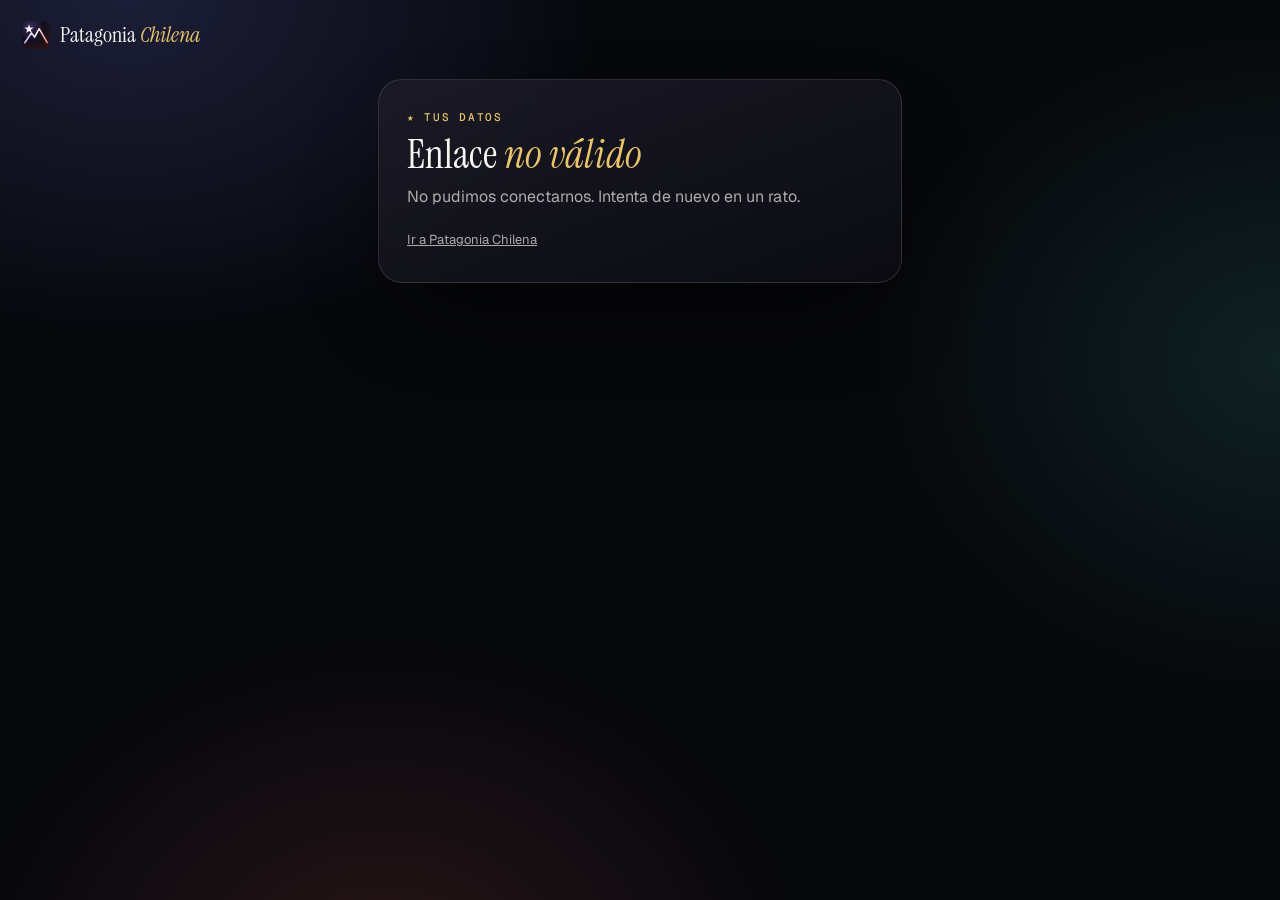
<file: completar.html>
<!doctype html>
<html lang="es-CL">
<head>
<meta charset="utf-8">
<meta name="viewport" content="width=device-width, initial-scale=1">
<meta name="robots" content="noindex, nofollow">
<meta name="referrer" content="no-referrer">
<title>Completar mis datos · Patagonia Chilena</title>
<link rel="icon" href="assets/img/icono.svg" type="image/svg+xml">
<link href="https://fonts.googleapis.com/css2?family=Instrument+Serif:ital@0;1&family=Geist:wght@300..800&family=Geist+Mono:wght@400;500&display=swap" rel="stylesheet">
<style>
  :root{--fondo:#07080c;--hielo:#f8f6f0;--niebla:rgba(248,246,240,.68);--tenue:rgba(248,246,240,.45);--borde:rgba(255,255,255,.12);--oro:#e9c46a;--rojo:#d52b1e;
    --serif:"Instrument Serif",Georgia,serif;--sans:"Geist",system-ui,sans-serif;--mono:"Geist Mono",ui-monospace,monospace}
  *{box-sizing:border-box}
  body{margin:0;min-height:100vh;background:var(--fondo);color:var(--hielo);font:400 16px/1.55 var(--sans);-webkit-font-smoothing:antialiased}
  body::before{content:"";position:fixed;inset:0;pointer-events:none;background:radial-gradient(700px 500px at 10% 0%,rgba(123,134,255,.18),transparent 70%),radial-gradient(600px 500px at 100% 40%,rgba(79,216,198,.12),transparent 70%),radial-gradient(600px 500px at 30% 110%,rgba(255,107,107,.14),transparent 70%)}
  header{position:relative;display:flex;align-items:center;gap:10px;padding:20px 22px}
  header a{display:flex;align-items:center;gap:10px;color:inherit;text-decoration:none;font:400 22px var(--serif)}
  header img{width:28px;height:28px}
  header em{color:var(--oro)}
  main{position:relative;max-width:560px;margin:0 auto;padding:10px 18px 60px}
  .caja{padding:32px 28px;border-radius:24px;background:linear-gradient(160deg,rgba(28,27,40,.9),rgba(12,13,18,.9));border:1px solid var(--borde);box-shadow:0 40px 100px -40px #000;backdrop-filter:blur(10px)}
  .ante{margin:0 0 10px;font:500 11px/1 var(--mono);letter-spacing:.16em;text-transform:uppercase;color:var(--oro)}
  h1{margin:0 0 10px;font:400 40px/1.05 var(--serif)}
  h1 em{color:var(--oro)}
  .intro{margin:0 0 20px;color:var(--niebla)}
  .mensaje{margin:0 0 22px;padding:12px 16px;border-left:3px solid var(--rojo);background:rgba(255,255,255,.04);border-radius:0 12px 12px 0;white-space:pre-line}
  .campo{margin:0 0 18px}
  label,.pregunta{display:block;margin:0 0 8px;font-weight:600;font-size:15px}
  input,select,textarea{width:100%;padding:14px 15px;border-radius:14px;border:1px solid var(--borde);background:rgba(255,255,255,.06);color:inherit;font:400 16px var(--sans);outline:none}
  select option{background:#16151f}
  textarea{resize:vertical;min-height:96px}
  input:focus,select:focus,textarea:focus{border-color:rgba(233,196,106,.7)}
  .opciones{display:flex;flex-wrap:wrap;gap:8px}
  .opciones label{margin:0;font-weight:500;font-size:14.5px;cursor:pointer}
  .opciones input{position:absolute;opacity:0;width:1px;height:1px}
  .opciones span{display:inline-block;padding:10px 14px;border-radius:999px;border:1px solid var(--borde);background:rgba(255,255,255,.04);transition:all .15s}
  .opciones input:checked+span{background:var(--oro);border-color:var(--oro);color:#17130a}
  .opciones input:focus-visible+span{outline:2px solid var(--oro);outline-offset:2px}
  .detalle{margin-top:8px}
  button{width:100%;margin-top:6px;padding:16px 24px;border:0;border-radius:999px;background:var(--rojo);color:#fff;font:700 16px var(--sans);cursor:pointer;box-shadow:0 12px 30px -10px rgba(213,43,30,.7)}
  button:disabled{opacity:.6;cursor:default}
  .err{min-height:1.3em;margin:12px 0 0;color:#ff9d93;font-size:14.5px}
  .pie{margin:18px 0 0;font-size:13px;color:var(--tenue)}
  .pie a{color:var(--niebla)}
  .gracias{text-align:center}
  .gracias .check{width:64px;height:64px;margin:0 auto 14px;border-radius:50%;display:grid;place-items:center;background:rgba(127,224,212,.12);color:#7fe0d4;font-size:30px}
  .gracias a{display:inline-block;margin-top:16px;color:var(--oro)}
</style>
</head>
<body>
<header><a href="./"><img src="assets/img/icono.svg" alt=""><span>Patagonia <em>Chilena</em></span></a></header>
<main>
  <div class="caja" id="caja">
    <p class="ante">★ Tus datos</p>
    <h1 id="titulo">Cargando…</h1>
  </div>
</main>
<script type="module">
import { NOMBRE_REGION } from './assets/js/hemiciclo.js';
const $ = s => document.querySelector(s);
const esc = s => String(s ?? '').replace(/[&<>"']/g, c => ({ '&': '&amp;', '<': '&lt;', '>': '&gt;', '"': '&quot;', "'": '&#39;' }[c]));
const sinTilde = s => String(s ?? '').normalize('NFD').replace(/[̀-ͯ]/g, '').toLowerCase();
const t = new URLSearchParams(location.search).get('t') || '';
const caja = $('#caja');
const fallo = txt => { caja.innerHTML = `<p class="ante">★ Tus datos</p><h1>Enlace <em>no válido</em></h1><p class="intro">${esc(txt)}</p><p class="pie"><a href="./">Ir a Patagonia Chilena</a></p>`; };

let d;
try { d = await (await fetch('api/datos.php?t=' + encodeURIComponent(t), { cache: 'no-store' })).json(); } catch { d = { ok: false, error: 'No pudimos conectarnos. Intenta de nuevo en un rato.' }; }
if (!d.ok) fallo(d.error || 'Este enlace no es válido.');
else if (!d.preguntas.length) { caja.innerHTML = `<p class="ante">★ Tus datos</p><h1>Todo al <em>día</em></h1><p class="intro">Por ahora no tenemos datos pendientes que pedirte, ${esc(d.nombre)}. ¡Gracias por ser parte!</p><p class="pie"><a href="./">Ir a Patagonia Chilena</a></p>`; }
else {
  const comunas = d.preguntas.some(p => p.tipo === 'comuna') ? await fetch('datos/comunas.json').then(r => r.json()) : [];
  const porLabel = new Map(); let comunaActual = '';
  for (const c of comunas) { c.label = `${c.n} · ${NOMBRE_REGION[c.r] || ''}`; porLabel.set(sinTilde(c.label), c.c); if (!porLabel.has(sinTilde(c.n))) porLabel.set(sinTilde(c.n), c.c); if (c.c === d.actual.comuna) comunaActual = c.label; }
  const a = d.actual;
  const campo = p => {
    const v = a[p.clave] ?? '';
    if (p.tipo === 'opciones') return `<div class="campo"><span class="pregunta">${esc(p.texto)}</span><div class="opciones">${p.opciones.map(o => `<label><input type="radio" name="${p.clave}" value="${esc(o)}" ${o === v ? 'checked' : ''}><span>${esc(o)}</span></label>`).join('')}</div></div>`;
    if (p.tipo === 'actividad') return `<div class="campo"><label for="c-actividad">${esc(p.texto)}</label><select id="c-actividad" name="actividad"><option value="">Prefiero no decirlo</option>${Object.entries(d.actividades).map(([k, n]) => `<option value="${k}" ${k === a.actividad ? 'selected' : ''}>${esc(n)}</option>`).join('')}</select>
      <input class="detalle" name="actividad_detalle" maxlength="80" placeholder="¿Cuál? Ej.: carpintero, abogada, geólogo" value="${esc(a.actividad_detalle || '')}" aria-label="Detalle de tu actividad"></div>`;
    if (p.tipo === 'comuna') return `<div class="campo"><label for="c-comuna">${esc(p.texto)}</label><input id="c-comuna" name="comuna_txt" list="l-comunas" autocomplete="off" placeholder="Escribe y elige de la lista" value="${esc(comunaActual)}"><datalist id="l-comunas">${comunas.map(c => `<option value="${esc(c.label)}">`).join('')}</datalist></div>`;
    if (p.tipo === 'telefono') return `<div class="campo"><label for="c-tel">${esc(p.texto)}</label><input id="c-tel" name="telefono" type="tel" inputmode="tel" maxlength="20" placeholder="+56 9 1234 5678" value="${esc(v)}" autocomplete="tel"></div>`;
    if (p.tipo === 'anio') return `<div class="campo"><label for="c-${p.clave}">${esc(p.texto)}</label><input id="c-${p.clave}" name="${p.clave}" inputmode="numeric" maxlength="4" placeholder="Ej.: 1985" value="${esc(v)}"></div>`;
    return `<div class="campo"><label for="c-${p.clave}">${esc(p.texto)}</label><textarea id="c-${p.clave}" name="${p.clave}" maxlength="600">${esc(v)}</textarea></div>`;
  };
  caja.innerHTML = `<p class="ante">★ Tus datos</p>
    <h1>Hola, <em>${esc(d.nombre)}</em></h1>
    <p class="intro">${d.respondido ? 'Ya nos respondiste: puedes revisar o corregir tus respuestas.' : 'Nos ayuda a organizar la cooperativa. Responde lo que quieras: todo es voluntario.'}</p>
    ${d.mensaje ? `<p class="mensaje">${esc(d.mensaje)}</p>` : ''}
    <form id="f" novalidate>${d.preguntas.map(campo).join('')}<button type="submit">Guardar mis datos</button><p class="err" id="err" role="alert"></p></form>
    <p class="pie">Solo los ve el equipo de gestión y nunca se publican de forma individual. <a href="privacidad.html">Privacidad</a></p>`;
  $('#f').addEventListener('submit', async e => {
    e.preventDefault(); const f = e.target, err = $('#err'), b = f.querySelector('button'); err.textContent = '';
    const valores = {};
    for (const p of d.preguntas) {
      if (p.tipo === 'opciones') valores[p.clave] = f.querySelector(`[name="${p.clave}"]:checked`)?.value || '';
      else if (p.tipo === 'actividad') { valores.actividad = f.actividad.value; valores.actividad_detalle = f.actividad_detalle.value; }
      else if (p.tipo === 'comuna') {
        const txt = f.comuna_txt.value.trim();
        if (txt) { const c = porLabel.get(sinTilde(txt)); if (!c) { err.textContent = 'Elige tu comuna desde la lista que aparece al escribir.'; f.comuna_txt.focus(); return; } valores.comuna = c; }
      } else valores[p.clave] = f[p.clave].value;
    }
    b.disabled = true; b.textContent = 'Guardando…';
    let r; try { r = await (await fetch('api/datos.php', { method: 'POST', headers: { 'Content-Type': 'application/json' }, body: JSON.stringify({ t, valores }) })).json(); } catch { r = { ok: false, error: 'No pudimos guardar. Revisa tu conexión.' }; }
    if (!r.ok) { b.disabled = false; b.textContent = 'Guardar mis datos'; err.textContent = r.error || 'No se pudo guardar.'; return; }
    caja.innerHTML = `<div class="gracias"><div class="check">✓</div><h1>¡Gracias, <em>${esc(d.nombre)}</em>!</h1><p class="intro">Tus datos quedaron guardados. Nos ayudan a organizar las comisiones y la Asamblea.</p><a href="./">Volver a Patagonia Chilena →</a></div>`;
  });
}
</script>
</body>
</html>
</file>
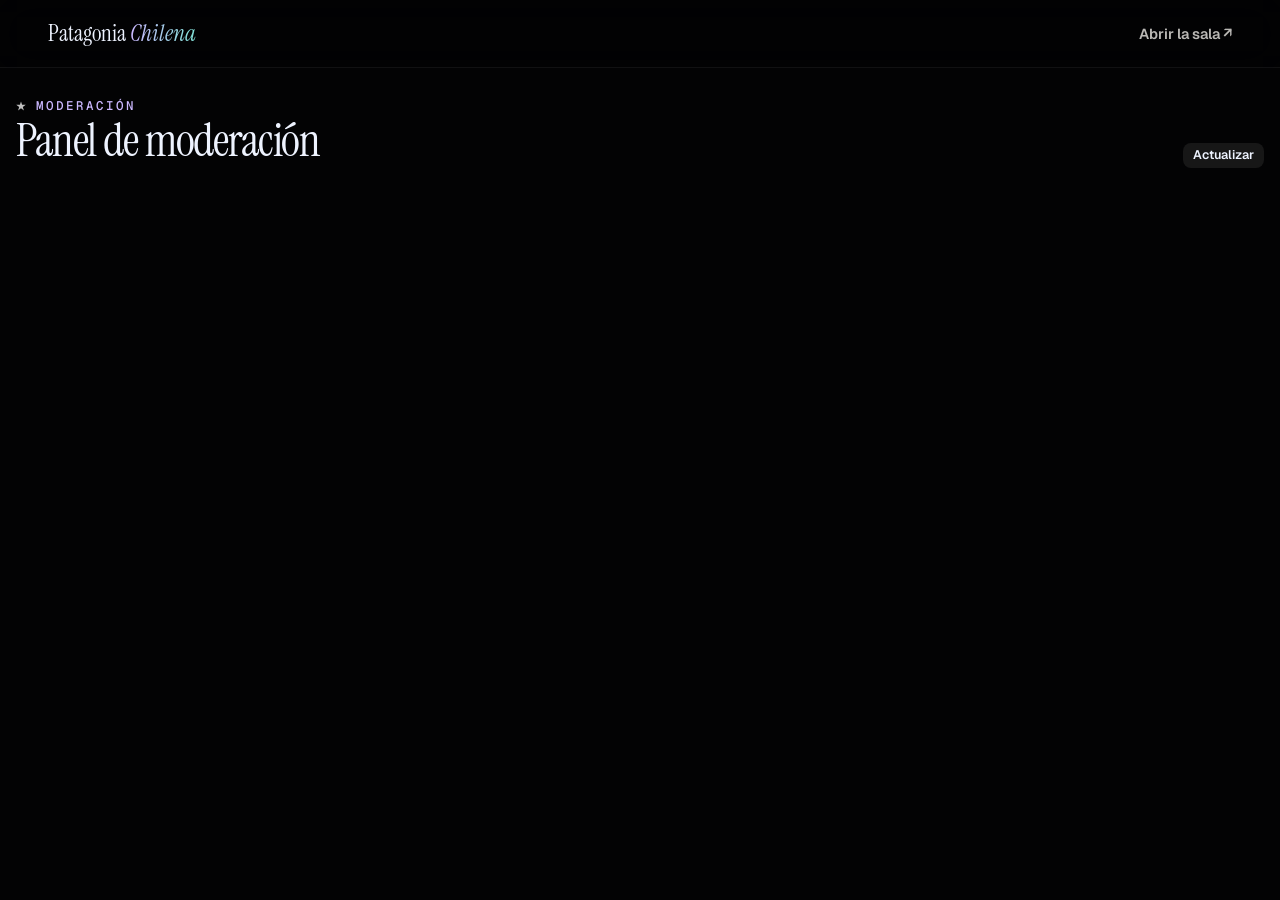
<file: moderacion.html>
<!doctype html>
<html lang="es-CL">
<head>
<meta charset="utf-8">
<meta name="viewport" content="width=device-width, initial-scale=1">
<meta name="robots" content="noindex, nofollow">
<title>Moderación · Patagonia Chilena</title>
<link rel="icon" href="assets/img/icono.svg" type="image/svg+xml">
<link href="https://fonts.googleapis.com/css2?family=Instrument+Serif:ital@0;1&family=Geist:wght@300..800&family=Geist+Mono:wght@400;500&display=swap" rel="stylesheet">
<link href="assets/css/sitio.css?v=1794007281" rel="stylesheet">
<link href="assets/css/nacional.css?v=1794007281" rel="stylesheet">
<link href="assets/css/aurora.css?v=1794007281" rel="stylesheet">
<style>
body{background:#07080c}
.mod{max-width:1280px;margin:0 auto;padding:calc(var(--barra-alto) + 24px) 16px 60px}
.mod h1{font-size:46px;margin:0 0 6px}
.mod-cab{display:flex;justify-content:space-between;align-items:flex-end;gap:20px;flex-wrap:wrap;margin-bottom:24px}
.mod-cab p{margin:0;color:var(--niebla)}
.grid{display:grid;grid-template-columns:1.6fr 1fr;gap:18px}
@media (max-width:900px){.grid{grid-template-columns:1fr}}
.caja{background:rgba(248,246,240,.04);border:1px solid rgba(248,246,240,.1);border-radius:16px;padding:18px}
.caja h2{font-size:26px;margin:0 0 12px}
.msj{display:grid;grid-template-columns:1fr auto;gap:8px;padding:10px;border-bottom:1px solid rgba(248,246,240,.07);font-size:14.5px}
.msj.oculto{opacity:.45}
.msj.denunciado{background:rgba(213,43,30,.1);border-radius:10px}
.msj small{display:block;font:400 11.5px/1.4 var(--mono);color:var(--niebla)}
.msj .acc{display:flex;gap:6px;align-items:flex-start;flex-wrap:wrap;justify-content:flex-end}
.b{all:unset;cursor:pointer;padding:6px 10px;border-radius:8px;background:rgba(248,246,240,.08);font:600 12.5px/1 var(--sans)}
.b.rojo{background:var(--rojo)}
.b:focus-visible{outline:2px solid var(--hielo-2)}
.lista{max-height:62vh;overflow:auto}
label{display:block;font:600 13px var(--sans);margin:10px 0 6px}
input,textarea{width:100%;padding:10px 12px;border-radius:10px;border:1px solid rgba(248,246,240,.18);background:rgba(248,246,240,.05);color:#fff;font:15px var(--sans)}
.pill{display:inline-block;padding:4px 8px;border-radius:99px;font:500 11px var(--mono);background:rgba(248,246,240,.08)}
.err{color:#ff9d93}
.res{display:flex;justify-content:space-between;font:400 13px var(--mono);color:var(--niebla)}
.socios{margin-bottom:18px}
.socios-cab{display:flex;justify-content:space-between;align-items:center;gap:12px;flex-wrap:wrap;margin-bottom:12px}
.socios-cab h2{margin:0}
.socios-cab .herr{display:flex;gap:8px;flex-wrap:wrap;align-items:center}
.socios-cab input{width:240px;max-width:100%}
.cifras-s{display:flex;gap:18px;flex-wrap:wrap;font:400 13px var(--mono);color:var(--niebla);margin-bottom:10px}
.cifras-s b{color:#fff;font-size:18px;margin-right:4px}
.tabla{max-height:60vh;overflow:auto;border-radius:10px;border:1px solid rgba(248,246,240,.08)}
.tabla table{width:100%;border-collapse:collapse;font-size:13.5px}
.tabla th{position:sticky;top:0;background:#12131a;text-align:left;font:600 11.5px var(--mono);text-transform:uppercase;letter-spacing:.06em;color:var(--niebla);padding:9px 10px;cursor:pointer;white-space:nowrap}
.tabla td{padding:8px 10px;border-top:1px solid rgba(248,246,240,.06);white-space:nowrap}
.tabla tr.pend td{opacity:.55}
.tabla td.num{font-family:var(--mono)}
a.b{text-decoration:none}
.filtro-act{cursor:pointer;border:0;color:inherit}
</style>
</head>
<body>
<header class="barra solida"><a class="marca" href="./"><span>Patagonia <em>Chilena</em></span></a><nav class="menu"><a href="asamblea.html" target="_blank">Abrir la sala ↗</a></nav></header>
<main class="mod">
  <div class="mod-cab">
    <div><p class="antetitulo">Moderación</p><h1 id="hola">Panel de moderación</h1><p id="estado"></p></div>
    <button class="b" id="recargar">Actualizar</button>
  </div>
  <p class="err" id="err"></p>
  <section class="caja socios" id="socios" hidden>
    <div class="socios-cab">
      <h2>Socios inscritos</h2>
      <div class="herr">
        <input id="s-buscar" type="search" placeholder="Buscar nombre, correo, comuna…" aria-label="Buscar socio">
        <button class="b" id="s-recargar">Actualizar lista</button>
        <a class="b rojo" id="s-csv" href="#">Descargar Excel (CSV)</a>
      </div>
    </div>
    <div class="cifras-s" id="s-cifras"></div>
    <div id="s-actividades" style="display:flex;gap:6px;flex-wrap:wrap;margin-bottom:12px"></div>
    <div class="tabla"><table><thead><tr>
      <th data-k="numero">N.º</th><th data-k="nombre">Nombre</th><th data-k="correo">Correo</th><th data-k="comuna_nombre">Comuna</th><th data-k="actividad_nombre">Actividad</th>
      <th data-k="apodo">Apodo</th><th data-k="creado">Inscrito</th><th data-k="compromiso">Compromiso</th><th data-k="invitados">Invitó</th>
    </tr></thead><tbody id="s-filas"></tbody></table></div>
    <p style="color:var(--niebla);font-size:12.5px;margin:10px 0 0">Datos personales: solo tú los ves. No los compartas fuera de la cooperativa. Cada consulta queda en la bitácora. Los que aparecen atenuados aún no confirman su correo.</p>
  </section>
  <div class="grid" id="panel" hidden>
    <section class="caja">
      <h2>Mensajes <span class="pill" id="n-den"></span></h2>
      <div class="lista" id="mensajes"></div>
    </section>
    <div style="display:grid;gap:18px;align-content:start">
      <section class="caja">
        <h2>Piden la palabra</h2>
        <div id="palabra"></div>
        <button class="b" id="limpiar" style="margin-top:10px">Bajar todas las manos</button>
      </section>
      <section class="caja">
        <h2>Votación consultiva</h2>
        <form id="f-vot">
          <label for="v-preg">Pregunta</label><input id="v-preg" maxlength="200" placeholder="¿Qué zona estudiamos primero?">
          <label for="v-ops">Opciones (una por línea, de 2 a 6)</label><textarea id="v-ops" rows="4">Sí
No
Abstención</textarea>
          <button class="b rojo" type="submit" style="margin-top:10px">Abrir votación</button>
        </form>
        <div id="votaciones" style="margin-top:14px"></div>
      </section>
      <section class="caja"><h2>Suspendidos</h2><div id="suspendidos"></div></section>
      <section class="caja"><h2>Bitácora</h2><div id="bitacora" style="font:400 12px/1.6 var(--mono);color:var(--niebla)"></div></section>
    </div>
  </div>
</main>
<script>
const m = new URLSearchParams(location.search).get('m');
const $ = s => document.querySelector(s);
const esc = s => String(s ?? '').replace(/[&<>"']/g, c => ({ '&': '&amp;', '<': '&lt;', '>': '&gt;', '"': '&quot;', "'": '&#39;' }[c]));
const hora = t => new Date(t * 1000).toLocaleString('es-CL', { day: '2-digit', month: '2-digit', hour: '2-digit', minute: '2-digit' });
async function accion(a, d = {}) {
  const r = await fetch('api/moderar.php', { method: 'POST', headers: { 'Content-Type': 'application/json' }, body: JSON.stringify({ m, accion: a, ...d }) });
  const j = await r.json(); if (!j.ok) alert(j.error || 'Error'); cargar();
}
async function cargar() {
  const r = await fetch('api/moderar.php?m=' + encodeURIComponent(m || ''), { cache: 'no-cache' });
  const d = await r.json();
  if (!d.ok) { $('#err').textContent = d.error || 'Sin acceso'; return; }
  $('#panel').hidden = false;
  $('#hola').textContent = 'Hola, ' + d.moderador;
  if (d.admin) { $('#socios').hidden = false; if (!sociosListos) { sociosListos = true; cargarSocios(); } }
  $('#estado').textContent = `${d.asamblea.titulo}: ${d.asamblea.estado.replace('_', ' ')} · ${d.presentes} conectados ahora`;
  const den = d.mensajes.filter(x => x.denuncias > 0 && !x.oculto).length;
  $('#n-den').textContent = den ? den + ' con denuncias' : 'sin denuncias pendientes';
  $('#mensajes').innerHTML = d.mensajes.map(x => `<div class="msj ${x.oculto ? 'oculto' : ''} ${x.denuncias && !x.oculto ? 'denunciado' : ''}">
    <div><b>${esc(x.apodo)}</b> <small>n.º ${x.numero} · ${x.sala} · ${hora(x.creado)}${x.denuncias ? ' · ' + x.denuncias + ' denuncias' : ''}${x.oculto ? ' · oculto por ' + esc(x.moderador) : ''}${x.suspendido ? ' · SUSPENDIDO' : ''}</small>${esc(x.texto)}</div>
    <div class="acc">${x.oculto ? `<button class="b" onclick="accion('mostrar',{mensaje:${x.id}})">Mostrar</button>` : `<button class="b" onclick="accion('ocultar',{mensaje:${x.id}})">Ocultar</button>`}
    ${x.suspendido ? '' : `<button class="b rojo" onclick="if(confirm('¿Suspender al socio n.º ${x.numero} y ocultar todos sus mensajes?'))accion('suspender',{numero:${x.numero},ocultar_todo:1})">Suspender</button>`}</div></div>`).join('') || '<p>No hay mensajes.</p>';
  $('#palabra').innerHTML = d.palabra.map((p, i) => `<div class="msj"><div>${i + 1}. <b>${esc(p.apodo || 'socio')}</b> <small>n.º ${p.numero} · desde ${hora(p.palabra)}</small></div><div class="acc"><button class="b" onclick="accion('quitar_palabra',{numero:${p.numero}})">Ya habló</button></div></div>`).join('') || '<p style="color:var(--niebla)">Nadie ha pedido la palabra.</p>';
  $('#votaciones').innerHTML = d.votaciones.map(v => { const t = v.conteo.reduce((a, b) => a + b, 0); return `<div class="msj"><div><b>${esc(v.pregunta)}</b> <span class="pill">${v.abierta ? 'abierta' : 'cerrada'}</span>${v.opciones.map((o, k) => `<div class="res"><span>${esc(o)}</span><span>${v.conteo[k]} (${t ? Math.round(v.conteo[k] / t * 100) : 0} %)</span></div>`).join('')}</div><div class="acc">${v.abierta ? `<button class="b rojo" onclick="accion('cerrar_votacion',{votacion:${v.id}})">Cerrar</button>` : ''}</div></div>`; }).join('');
  $('#suspendidos').innerHTML = d.suspendidos.map(s => `<div class="msj"><div><b>${esc(s.apodo || 'socio')}</b> <small>n.º ${s.numero}</small></div><div class="acc"><button class="b" onclick="accion('reactivar',{numero:${s.numero}})">Reactivar</button></div></div>`).join('') || '<p style="color:var(--niebla)">Nadie.</p>';
  $('#bitacora').innerHTML = d.bitacora.map(b => `${hora(b.creado)} · ${esc(b.moderador)} · ${esc(b.accion)} ${esc(b.detalle)}`).join('<br>') || 'Sin acciones todavía.';
}
let SOCIOS = [], ORDEN = ['numero', 1];
const pesos = n => n ? '$' + Number(n).toLocaleString('es-CL') : '—';
async function cargarSocios() {
  const r = await fetch('api/socios.php?m=' + encodeURIComponent(m || ''), { cache: 'no-cache' });
  const d = await r.json(); if (!d.ok) { $('#s-filas').innerHTML = `<tr><td colspan="9">${esc(d.error)}</td></tr>`; return; }
  SOCIOS = d.socios; pintarSocios();
}
function pintarSocios() {
  const q = $('#s-buscar').value.trim().toLowerCase();
  const conf = SOCIOS.filter(s => s.numero), comp = conf.filter(s => s.compromiso > 0);
  $('#s-cifras').innerHTML = `<span><b>${conf.length}</b>confirmados</span><span><b>${SOCIOS.length - conf.length}</b>sin confirmar</span><span><b>${comp.length}</b>con compromiso</span><span><b>${pesos(comp.reduce((a, s) => a + +s.compromiso, 0))}</b>al mes comprometido</span>`;
  const act = {}; SOCIOS.forEach(s => { if (s.actividad_nombre) act[s.actividad_nombre] = (act[s.actividad_nombre] || 0) + 1; });
  $('#s-actividades').innerHTML = Object.entries(act).sort((a, b) => b[1] - a[1]).map(([n, c]) => `<button class="pill filtro-act" data-n="${esc(n)}">${esc(n)} · ${c}</button>`).join('');
  const [k, dir] = ORDEN;
  const filas = SOCIOS.filter(s => !q || [s.nombre, s.correo, s.comuna_nombre, s.apodo, s.numero, s.actividad_nombre, s.actividad_detalle].join(' ').toLowerCase().includes(q))
    .sort((a, b) => { const x = a[k] ?? '', y = b[k] ?? ''; return (typeof x === 'number' || k === 'numero' || k === 'compromiso' || k === 'invitados' ? (+x || 1e9) - (+y || 1e9) : String(x).localeCompare(String(y), 'es')) * dir; });
  $('#s-filas').innerHTML = filas.map(s => `<tr class="${s.numero ? '' : 'pend'}"><td class="num">${s.numero ?? 'pendiente'}</td><td>${esc(s.nombre)}</td><td><a href="mailto:${esc(s.correo)}" style="color:inherit">${esc(s.correo)}</a></td><td>${esc(s.comuna_nombre)}</td><td>${esc(s.actividad_nombre || '—')}${s.actividad_detalle ? ' <small style="color:var(--niebla)">· ' + esc(s.actividad_detalle) + '</small>' : ''}</td><td>${esc(s.apodo || '—')}</td><td class="num">${esc((s.creado || '').slice(0, 10))}</td><td class="num">${pesos(s.compromiso)}</td><td class="num">${s.invitados || ''}</td></tr>`).join('')
    || '<tr><td colspan="9" style="color:var(--niebla)">' + (SOCIOS.length ? 'Nadie coincide con la búsqueda.' : 'Aún no hay inscritos.') + '</td></tr>';
}
$('#s-buscar').oninput = pintarSocios;
$('#s-actividades').onclick = e => { const b = e.target.closest('.filtro-act'); if (b) { $('#s-buscar').value = b.dataset.n; pintarSocios(); } };
$('#s-recargar').onclick = cargarSocios;
document.querySelectorAll('.tabla th').forEach(th => th.onclick = () => { ORDEN = [th.dataset.k, ORDEN[0] === th.dataset.k ? -ORDEN[1] : 1]; pintarSocios(); });
$('#s-csv').href = 'api/socios.php?csv=1&m=' + encodeURIComponent(m || '');
let sociosListos = false;
$('#recargar').onclick = cargar;
$('#limpiar').onclick = () => accion('limpiar_palabra');
$('#f-vot').onsubmit = e => { e.preventDefault(); accion('abrir_votacion', { pregunta: $('#v-preg').value, opciones: $('#v-ops').value.split('\n') }); };
cargar(); setInterval(cargar, 10000);
</script>
</body>
</html>
</file>
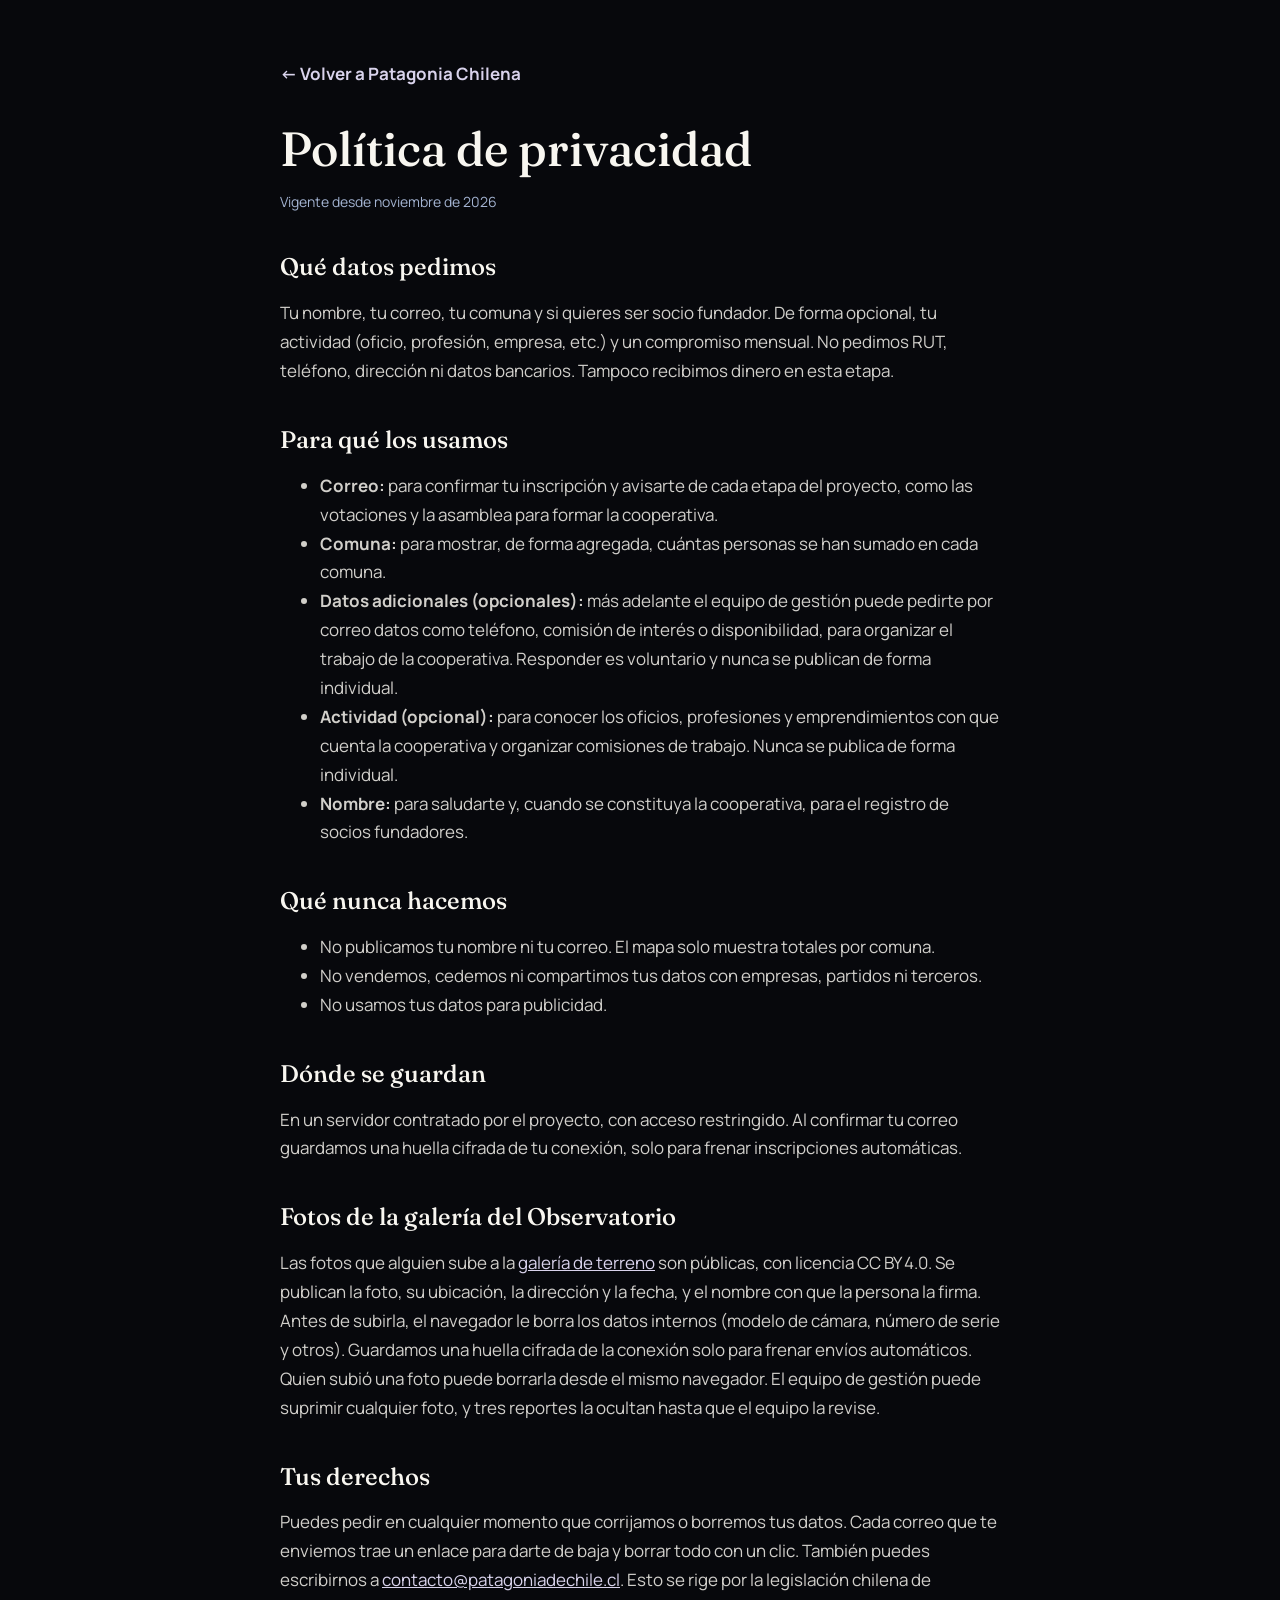
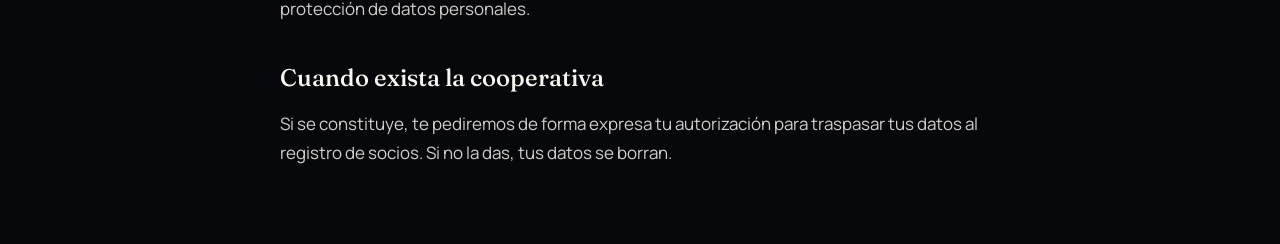
<file: privacidad.html>
<!doctype html>
<html lang="es-CL">
<head>
<meta charset="utf-8">
<meta name="viewport" content="width=device-width, initial-scale=1">
<title>Privacidad · Patagonia Chilena</title>
<link rel="icon" href="assets/img/icono.svg" type="image/svg+xml">
<link href="https://fonts.googleapis.com/css2?family=Fraunces:opsz,wght@9..144,400..600&family=Manrope:wght@400;600;700&display=swap" rel="stylesheet">
<style>
:root{--noche:#07080c;--hielo:#f8f6f0;--hielo-2:#d9d3ec;--niebla:#a3b3d1}
body{margin:0;background:var(--noche);color:var(--hielo);font:17px/1.7 Manrope,system-ui,sans-serif;padding:60px 16px}
main{max-width:720px;margin:0 auto}
h1{font:500 clamp(34px,5vw,48px)/1.1 Fraunces,Georgia,serif;margin:0 0 10px}
h2{font:500 24px/1.2 Fraunces,Georgia,serif;margin:40px 0 10px}
p,li{color:rgba(248,246,240,.84)}
a{color:var(--hielo-2)}
.vuelta{display:inline-block;margin-bottom:34px;text-decoration:none;font-weight:700}
.fecha{color:var(--niebla);font-size:14px}
</style>
</head>
<body>
<main>
<a class="vuelta" href="./">← Volver a Patagonia Chilena</a>
<h1>Política de privacidad</h1>
<p class="fecha">Vigente desde noviembre de 2026</p>

<h2>Qué datos pedimos</h2>
<p>Tu nombre, tu correo, tu comuna y si quieres ser socio fundador. De forma opcional, tu actividad (oficio, profesión, empresa, etc.) y un compromiso mensual. No pedimos RUT, teléfono, dirección ni datos bancarios. Tampoco recibimos dinero en esta etapa.</p>

<h2>Para qué los usamos</h2>
<ul>
<li><b>Correo:</b> para confirmar tu inscripción y avisarte de cada etapa del proyecto, como las votaciones y la asamblea para formar la cooperativa.</li>
<li><b>Comuna:</b> para mostrar, de forma agregada, cuántas personas se han sumado en cada comuna.</li>
<li><b>Datos adicionales (opcionales):</b> más adelante el equipo de gestión puede pedirte por correo datos como teléfono, comisión de interés o disponibilidad, para organizar el trabajo de la cooperativa. Responder es voluntario y nunca se publican de forma individual.</li>
<li><b>Actividad (opcional):</b> para conocer los oficios, profesiones y emprendimientos con que cuenta la cooperativa y organizar comisiones de trabajo. Nunca se publica de forma individual.</li>
<li><b>Nombre:</b> para saludarte y, cuando se constituya la cooperativa, para el registro de socios fundadores.</li>
</ul>

<h2>Qué nunca hacemos</h2>
<ul>
<li>No publicamos tu nombre ni tu correo. El mapa solo muestra totales por comuna.</li>
<li>No vendemos, cedemos ni compartimos tus datos con empresas, partidos ni terceros.</li>
<li>No usamos tus datos para publicidad.</li>
</ul>

<h2>Dónde se guardan</h2>
<p>En un servidor contratado por el proyecto, con acceso restringido. Al confirmar tu correo guardamos una huella cifrada de tu conexión, solo para frenar inscripciones automáticas.</p>

<h2>Fotos de la galería del Observatorio</h2>
<p>Las fotos que alguien sube a la <a href="observatorio/galeria.html">galería de terreno</a> son públicas, con licencia CC BY 4.0. Se publican la foto, su ubicación, la dirección y la fecha, y el nombre con que la persona la firma. Antes de subirla, el navegador le borra los datos internos (modelo de cámara, número de serie y otros). Guardamos una huella cifrada de la conexión solo para frenar envíos automáticos. Quien subió una foto puede borrarla desde el mismo navegador. El equipo de gestión puede suprimir cualquier foto, y tres reportes la ocultan hasta que el equipo la revise.</p>

<h2>Tus derechos</h2>
<p>Puedes pedir en cualquier momento que corrijamos o borremos tus datos. Cada correo que te enviemos trae un enlace para darte de baja y borrar todo con un clic. También puedes escribirnos a <a href="mailto:contacto@patagoniadechile.cl">contacto@patagoniadechile.cl</a>. Esto se rige por la legislación chilena de protección de datos personales.</p>

<h2>Cuando exista la cooperativa</h2>
<p>Si se constituye, te pediremos de forma expresa tu autorización para traspasar tus datos al registro de socios. Si no la das, tus datos se borran.</p>
</main>
</body>
</html>
</file>
<file: assets/css/sitio.css>
/* Patagonia Chilena · «viento austral» */
:root{
  --noche:#07080c; --noche-2:#0c0d12; --glaciar:#121219; --glaciar-2:#1b1a26;
  --hielo:#f8f6f0; --hielo-2:#d9d3ec; --niebla:#a3b3d1; --tenue:#7385ad;
  --estepa:#d4a943; --estepa-2:#e9c46a; --verde:#5fae8b; --rojo:#d52b1e; --rojo-2:#e8402f;
  --papel:#f6f2e8; --tinta:#121018; --tinta-2:#3f4f73;
  --serif:"Instrument Serif",Georgia,serif; --sans:"Geist",system-ui,sans-serif; --mono:"Geist Mono",ui-monospace,monospace;
  --radio:18px; --sombra:0 30px 80px -30px rgba(0,0,0,.65);
  --barra-alto:68px;
}
*{box-sizing:border-box}
[hidden]{display:none!important}
html{scroll-behavior:smooth;-webkit-text-size-adjust:100%}
body{margin:0;background:var(--noche);color:var(--hielo);font:400 17px/1.6 var(--sans);overflow-x:hidden;-webkit-font-smoothing:antialiased}
img,svg,canvas{display:block;max-width:100%}
a{color:inherit}
b,strong{font-weight:700}
h1,h2,h3{font-family:var(--serif);font-weight:400;letter-spacing:-.01em;line-height:1.02;margin:0}
em{font-style:italic;color:var(--hielo-2);font-weight:400}
.mono{font-family:var(--mono)}
.saltar{position:absolute;left:-999px;top:8px;background:var(--rojo);color:#fff;padding:8px 14px;border-radius:8px;z-index:100}
.saltar:focus{left:12px}
:focus-visible{outline:2px solid var(--hielo-2);outline-offset:3px}

/* Botones */
.boton{display:inline-flex;align-items:center;justify-content:center;gap:.5em;padding:15px 26px;border-radius:999px;font:700 16px/1 var(--sans);text-decoration:none;border:0;cursor:pointer;transition:transform .2s,background .2s,box-shadow .2s;white-space:nowrap}
.boton:hover{transform:translateY(-2px)}
.boton-rojo{background:var(--rojo);color:#fff;box-shadow:0 12px 30px -10px rgba(213,43,30,.7)}
.boton-rojo:hover{background:var(--rojo-2);box-shadow:0 16px 36px -10px rgba(232,64,47,.8)}
.boton-vidrio{background:rgba(248,246,240,.08);color:var(--hielo);border:1px solid rgba(248,246,240,.22);backdrop-filter:blur(10px)}
.boton-vidrio:hover{background:rgba(248,246,240,.16)}
.boton-verde{background:#1fa855;color:#fff}
.boton-chico{padding:10px 18px;font-size:14px}
.boton-ancho{width:100%;padding:18px}
.enlace{background:none;border:0;color:var(--hielo-2);text-decoration:underline;cursor:pointer;font:inherit;padding:0}

/* Barra */
.barra{position:fixed;inset:0 0 auto;height:var(--barra-alto);display:flex;align-items:center;gap:24px;padding:0 clamp(16px,4vw,48px);z-index:50;transition:background .3s,border-color .3s;border-bottom:1px solid transparent}
.barra.solida{background:rgba(7,8,12,.82);backdrop-filter:blur(14px);border-color:rgba(248,246,240,.08)}
.marca{display:flex;align-items:center;gap:10px;text-decoration:none;font:400 23px/1 var(--serif);letter-spacing:0}
.marca em{color:var(--hielo-2)}
.marca b{font-weight:700}
.marca-icono{width:34px;height:34px;color:var(--hielo)}
.menu{display:flex;gap:26px;margin-left:auto}
.menu a{text-decoration:none;font-size:14.5px;font-weight:600;color:rgba(248,246,240,.75);transition:color .2s}
.menu a:hover{color:#fff}
@media (max-width:860px){.menu{display:none}.barra .boton{margin-left:auto}}

/* Escenario: mapa fijo */
.escenario{position:fixed;inset:0;z-index:0;background:var(--noche)}
#mapa{position:absolute;inset:0}
.velo{position:absolute;inset:0;pointer-events:none;background:
  linear-gradient(90deg,rgba(7,8,12,.92) 0%,rgba(7,8,12,.55) 38%,rgba(7,8,12,0) 65%),
  linear-gradient(0deg,rgba(7,8,12,.9) 0%,rgba(7,8,12,0) 30%),
  linear-gradient(180deg,rgba(7,8,12,.7) 0%,rgba(7,8,12,0) 18%);transition:opacity .8s}
.grano{position:absolute;inset:0;pointer-events:none;opacity:.07;mix-blend-mode:overlay;background-image:url("data:image/svg+xml,%3Csvg xmlns='http://www.w3.org/2000/svg' width='160' height='160'%3E%3Cfilter id='n'%3E%3CfeTurbulence baseFrequency='.9' numOctaves='2'/%3E%3C/filter%3E%3Crect width='100%25' height='100%25' filter='url(%23n)'/%3E%3C/svg%3E")}
.maplibregl-ctrl-attrib{font-size:10px!important;background:rgba(7,8,12,.6)!important;color:var(--niebla)!important}
.maplibregl-ctrl-attrib a{color:var(--niebla)!important}
body.fuera-relato .escenario{visibility:hidden}

main{position:relative;z-index:1}

/* Portada */
.portada{min-height:100svh;display:flex;flex-direction:column;justify-content:center;padding:calc(var(--barra-alto) + 32px) clamp(16px,6vw,96px) 90px;position:relative}
.portada-txt{max-width:720px}
.antetitulo{display:inline-flex;align-items:center;gap:10px;font:500 12.5px/1.3 var(--mono);letter-spacing:.12em;text-transform:uppercase;color:var(--hielo-2);margin:0 0 22px}
.antetitulo.oscuro{color:#6f5bd6}
.punto-vivo{width:8px;height:8px;border-radius:50%;background:var(--rojo);box-shadow:0 0 0 0 rgba(213,43,30,.7);animation:latido 2s infinite}
@keyframes latido{70%{box-shadow:0 0 0 10px rgba(213,43,30,0)}100%{box-shadow:0 0 0 0 rgba(213,43,30,0)}}
h1{font-size:clamp(52px,9vw,124px);font-weight:400;letter-spacing:-.025em;line-height:.92;text-wrap:balance}
h1 em{font-weight:300}
.bajada{font-size:clamp(17px,1.6vw,20px);line-height:1.6;color:rgba(248,246,240,.86);max-width:600px;margin:28px 0 34px}
.contador{display:flex;flex-wrap:wrap;align-items:flex-end;gap:18px 36px;padding:22px 26px;border-radius:var(--radio);background:rgba(7,8,12,.55);border:1px solid rgba(217,211,236,.16);backdrop-filter:blur(14px);max-width:620px;margin-bottom:28px}
.contador-cifra span{display:block;font:500 clamp(46px,6vw,64px)/1 var(--serif);letter-spacing:-.03em;font-variant-numeric:tabular-nums}
.contador-cifra small{display:block;font-size:13.5px;color:var(--niebla);margin-top:6px}
.meta{flex:1;min-width:200px}
.contador-comunidad{flex-basis:100%;margin:-4px 0 0;font:500 12.5px/1.4 var(--mono);color:var(--niebla)}
.contador-comunidad b{color:var(--hielo)}
.meta-barra{height:8px;border-radius:9px;background:rgba(248,246,240,.1);overflow:hidden}
.meta-barra i{display:block;height:100%;width:0;border-radius:9px;background:linear-gradient(90deg,var(--hielo-2),#fff);transition:width 2s cubic-bezier(.2,.8,.2,1);min-width:6px}
.meta-txt{display:flex;justify-content:space-between;gap:12px;margin-top:9px;font:500 12.5px/1.3 var(--mono);color:var(--niebla)}
.meta-txt b{color:var(--hielo)}
.acciones{display:flex;flex-wrap:wrap;gap:12px}
.nota-chica{font-size:13.5px;color:var(--niebla);margin:16px 0 0}
.bajar{position:absolute;left:50%;bottom:26px;width:26px;height:42px;border:1.5px solid rgba(248,246,240,.4);border-radius:14px;transform:translateX(-50%)}
.bajar span{position:absolute;left:50%;top:8px;width:3px;height:8px;margin-left:-1.5px;border-radius:2px;background:var(--hielo);animation:rueda 2s infinite}
@keyframes rueda{0%{opacity:0;transform:translateY(0)}30%{opacity:1}100%{opacity:0;transform:translateY(14px)}}

/* Relato */
.relato{padding:0 clamp(16px,6vw,96px)}
.capitulo.tarjeta{min-height:100svh;display:flex;flex-direction:column;justify-content:center;max-width:560px;padding:12vh 0}
.tarjeta-in{position:relative;padding:34px;border-radius:24px;background:rgba(7,8,12,.7);border:1px solid rgba(217,211,236,.14);backdrop-filter:blur(16px);-webkit-backdrop-filter:blur(16px);box-shadow:var(--sombra)}
.tarjeta-in>:last-child{margin-bottom:0!important}
.capitulo.tarjeta{opacity:.25;transform:translateY(24px);transition:opacity .7s,transform .7s}
.capitulo.tarjeta.visible{opacity:1;transform:none}
.cap-num{font:500 12.5px/1 var(--mono);letter-spacing:.14em;text-transform:uppercase;color:var(--estepa-2);margin:0 0 18px}
.tarjeta h2{font-size:clamp(30px,3.6vw,44px);margin-bottom:18px;text-wrap:balance}
.tarjeta p{color:rgba(248,246,240,.84);margin:0 0 14px}
.dato{color:var(--hielo-2);font-style:italic;font-weight:400;white-space:nowrap}
.tarjeta-alerta .cap-num{color:#ff8a7e}
.tarjeta-alerta h2{color:#fff}
.tarjeta-clave h2 .dato{color:var(--estepa-2);white-space:normal}
.tarjeta-clave .boton{margin:10px 0 18px}
.mini-cifras{display:flex;flex-wrap:wrap;gap:12px 30px;margin:8px 0 18px;padding:16px 0 0;border-top:1px solid rgba(248,246,240,.12)}
.mini-cifras dt{font:500 11.5px/1 var(--mono);letter-spacing:.1em;text-transform:uppercase;color:var(--niebla);margin-bottom:6px}
.mini-cifras dd{margin:0;font:500 24px/1 var(--serif);font-variant-numeric:tabular-nums}
.fuente{font:400 11.5px/1.5 var(--mono)!important;color:var(--tenue)!important;margin-top:8px!important}
.fuente a{color:var(--niebla)}
.leyenda{list-style:none;padding:0;margin:6px 0 14px;display:flex;flex-wrap:wrap;gap:8px 20px;font-size:14px}
.leyenda li{display:flex;align-items:center;gap:8px}
.leyenda i{width:14px;height:14px;border-radius:4px;background:var(--c);opacity:.9}

/* Bloques sólidos */
.bloque{position:relative;padding:clamp(80px,12vw,150px) clamp(16px,6vw,96px)}
.envoltorio{max-width:1180px;margin:0 auto}
.angosto{max-width:800px}
.titulo-bloque{font-size:clamp(34px,4.6vw,60px);margin-bottom:26px;text-wrap:balance}
.lead{font-size:clamp(17px,1.5vw,19.5px);color:rgba(248,246,240,.8);max-width:620px}
.bloque-claro{background:var(--papel);color:var(--tinta)}
.bloque-claro em{color:#6f5bd6}
.bloque-noche{background:linear-gradient(180deg,var(--noche) 0%,var(--noche-2) 100%)}
.bloque-noche-2{background:var(--noche-2)}

/* Pasos */
.pasos{list-style:none;padding:0;margin:50px 0 0;display:grid;grid-template-columns:repeat(3,1fr);gap:22px;counter-reset:p}
.paso{position:relative;padding:34px 30px 30px;border-radius:var(--radio);background:#fff;border:1px solid rgba(18,16,24,.08);box-shadow:0 20px 50px -35px rgba(18,16,24,.45)}
.paso-n{display:grid;place-items:center;width:46px;height:46px;border-radius:50%;background:var(--tinta);color:#fff;font:500 21px/1 var(--serif);margin-bottom:24px}
.paso h3{font-size:27px;margin-bottom:12px}
.paso p{color:var(--tinta-2);margin:0 0 22px}
.paso-estado{font:500 11.5px/1 var(--mono);letter-spacing:.1em;text-transform:uppercase;color:var(--tinta-2);padding:7px 10px;border-radius:99px;background:rgba(18,16,24,.06)}
.paso.activo{background:var(--tinta);color:var(--hielo)}
.paso.activo p{color:rgba(248,246,240,.75)}
.paso.activo .paso-n{background:var(--rojo)}
.paso.activo .paso-estado{background:var(--rojo);color:#fff}
@media (max-width:900px){.pasos{grid-template-columns:1fr}}

/* Cooperativa */
.dos-col{display:grid;grid-template-columns:1fr 1fr;gap:clamp(40px,6vw,90px);align-items:start}
@media (max-width:900px){.dos-col{grid-template-columns:1fr}}
.principios{list-style:none;padding:0;margin:0;display:grid;gap:14px}
.principios li{display:flex;gap:18px;padding:22px;border-radius:var(--radio);background:rgba(248,246,240,.04);border:1px solid rgba(248,246,240,.08)}
.principios svg{flex:none;width:30px;height:30px;fill:none;stroke:var(--hielo-2);stroke-width:1.6;stroke-linecap:round;stroke-linejoin:round}
.principios h3{font-size:22px;margin-bottom:6px}
.principios p{margin:0;color:rgba(248,246,240,.72);font-size:15.5px}

/* Inscritos */
.inscritos{display:grid;grid-template-columns:1fr 1fr;gap:clamp(30px,5vw,80px);align-items:center}
@media (max-width:900px){.inscritos{grid-template-columns:1fr}}
.mapa-chile-marco{position:relative}
#mapa-chile{height:min(78vh,760px);border-radius:var(--radio);overflow:hidden;background:radial-gradient(ellipse at 50% 40%,#121219 0%,#07080c 75%);border:1px solid rgba(217,211,236,.12)}
.ranking-cab{display:flex;justify-content:space-between;margin:34px 0 10px;font:500 12px/1 var(--mono);letter-spacing:.1em;text-transform:uppercase;color:var(--niebla)}
.ranking{list-style:none;padding:0;margin:0;counter-reset:r}
.ranking li{counter-increment:r;display:grid;grid-template-columns:28px 1fr auto;gap:12px;align-items:center;padding:11px 0;border-bottom:1px solid rgba(248,246,240,.08);font-size:15.5px}
.ranking li::before{content:counter(r);font:500 12px/1 var(--mono);color:var(--tenue)}
.ranking li.vacio{display:block;color:var(--niebla)}
.ranking li.vacio::before{content:none}
.ranking .n{font:500 15px/1 var(--mono);color:var(--hielo-2)}
.ranking .barrita{grid-column:2/4;height:3px;border-radius:3px;background:rgba(248,246,240,.07);margin-top:-4px}
.ranking .barrita i{display:block;height:100%;border-radius:3px;background:var(--estepa)}
.regiones-barras{margin-top:30px;display:grid;grid-template-columns:repeat(16,1fr);gap:4px;align-items:end;height:70px}
.regiones-barras div{background:rgba(217,211,236,.25);border-radius:3px 3px 0 0;min-height:3px;position:relative}
.regiones-barras div.sur{background:var(--estepa)}

/* Desbloqueos */
.desbloqueos{display:grid;grid-template-columns:repeat(4,1fr);gap:18px;margin-top:46px}
@media (max-width:980px){.desbloqueos{grid-template-columns:1fr 1fr}}
@media (max-width:560px){.desbloqueos{grid-template-columns:1fr}}
.desb{padding:26px 24px;border-radius:var(--radio);background:#fff;border:1px solid rgba(18,16,24,.08);display:flex;flex-direction:column}
.desb-umbral{font:500 12px/1 var(--mono);letter-spacing:.08em;color:#6f5bd6;margin-bottom:18px}
.desb-umbral::after{content:" inscritos"}
.desb h3{font-size:23px;margin-bottom:10px}
.desb p{color:var(--tinta-2);font-size:15px;margin:0 0 20px;flex:1}
.desb-barra{height:5px;border-radius:5px;background:rgba(18,16,24,.08);overflow:hidden}
.desb-barra i{display:block;height:100%;width:0;background:#6f5bd6;transition:width 1.6s}
.desb.abierto{background:var(--tinta);color:var(--hielo)}
.desb.abierto p{color:rgba(248,246,240,.75)}
.desb.abierto .desb-umbral{color:var(--hielo-2)}
.desb.abierto .desb-barra i{background:var(--verde)}

/* Inscripción */
.sumate{overflow:hidden;background:var(--glaciar)}
.sumate-fondo{position:absolute;inset:0;background:
  radial-gradient(ellipse 70% 60% at 85% 20%,rgba(217,211,236,.22),transparent 60%),
  radial-gradient(ellipse 60% 50% at 0% 100%,rgba(212,169,67,.18),transparent 60%),
  linear-gradient(160deg,#121219 0%,#07080c 100%)}
.sumate-fondo::after{content:"";position:absolute;inset:auto 0 0;height:45%;opacity:.35;background:url("data:image/svg+xml,%3Csvg xmlns='http://www.w3.org/2000/svg' viewBox='0 0 1200 300' preserveAspectRatio='none'%3E%3Cpath d='M0 300V190l90-60 70 40 110-120 80 70 60-40 130 110 90-80 100 60 140-150 90 100 80-40 160 130V300z' fill='%23a9dbe8' fill-opacity='.18'/%3E%3Cpath d='M0 300V240l140-50 100 30 120-70 150 80 110-40 170 60 130-90 120 60 160-30V300z' fill='%2306111b'/%3E%3C/svg%3E") bottom/100% 100% no-repeat}
.sumate-caja{position:relative;display:grid;grid-template-columns:1fr 1fr;gap:clamp(30px,6vw,90px);align-items:center}
@media (max-width:900px){.sumate-caja{grid-template-columns:1fr}}
.check{list-style:none;padding:0;margin:30px 0 0;display:grid;gap:12px}
.check li{display:flex;gap:12px;align-items:center;font-size:17px}
.check li::before{content:"";flex:none;width:22px;height:22px;border-radius:50%;background:var(--verde) url("data:image/svg+xml,%3Csvg xmlns='http://www.w3.org/2000/svg' viewBox='0 0 24 24'%3E%3Cpath d='M6 12.5l4 4 8-9' fill='none' stroke='white' stroke-width='3' stroke-linecap='round' stroke-linejoin='round'/%3E%3C/svg%3E") center/14px no-repeat}
.formulario,.estado-form{background:rgba(7,8,12,.7);border:1px solid rgba(217,211,236,.18);border-radius:24px;padding:clamp(24px,3.5vw,40px);backdrop-filter:blur(16px);box-shadow:var(--sombra)}
.campo{margin-bottom:18px;position:relative}
.campo label{display:block;font:600 13.5px/1 var(--sans);margin-bottom:9px;color:rgba(248,246,240,.85)}
.campo input{width:100%;padding:16px 18px;border-radius:12px;border:1px solid rgba(248,246,240,.18);background:rgba(248,246,240,.06);color:#fff;font:500 17px/1.2 var(--sans);transition:border-color .2s,background .2s}
.campo input::placeholder{color:rgba(248,246,240,.4)}
.campo input:focus{outline:0;border-color:var(--hielo-2);background:rgba(248,246,240,.1)}
.campo input[aria-invalid="true"]{border-color:var(--rojo-2)}
.sugerencias{position:absolute;left:0;right:0;top:100%;margin:6px 0 0;padding:6px;list-style:none;background:#0e0e15;border:1px solid rgba(217,211,236,.25);border-radius:12px;max-height:260px;overflow:auto;z-index:5;box-shadow:var(--sombra)}
.sugerencias li{padding:11px 12px;border-radius:8px;cursor:pointer;display:flex;justify-content:space-between;gap:10px}
.sugerencias li small{color:var(--niebla);font-size:12.5px}
.sugerencias li[aria-selected="true"],.sugerencias li:hover{background:rgba(217,211,236,.14)}
.casilla{display:flex;gap:12px;align-items:flex-start;margin:4px 0 14px;cursor:pointer;font-size:15px;line-height:1.45;color:rgba(248,246,240,.88)}
.casilla input{flex:none;width:20px;height:20px;margin:1px 0 0;accent-color:var(--rojo)}
.casilla-chica{font-size:13.5px;color:var(--niebla)}
.casilla a{color:var(--hielo-2)}
.trampa{position:absolute;left:-9999px;width:1px;height:1px;overflow:hidden}
.form-msg{min-height:1.4em;margin:14px 0 0;font-size:14.5px;color:#ff9d93}
.form-msg.ok{color:var(--verde)}
.estado-form{text-align:center}
.sobre{font-size:54px;line-height:1;margin-bottom:14px;color:var(--hielo-2)}
.estado-form h3{font-size:34px;margin-bottom:12px}
.estado-form p{color:rgba(248,246,240,.82)}
.dev-enlace{font:400 12.5px/1.5 var(--mono);background:rgba(212,169,67,.12);border:1px dashed var(--estepa);padding:10px;border-radius:10px;word-break:break-all;text-align:left}
.dev-enlace a{color:var(--estepa-2)}

/* Modal bienvenida */
.modal{position:fixed;inset:0;z-index:80;display:grid;place-items:center;padding:16px;background:rgba(3,3,5,.78);backdrop-filter:blur(8px);overflow-y:auto}
.modal[hidden]{display:none}
.modal-caja{position:relative;width:min(560px,100%);background:linear-gradient(170deg,#121219,#07080c);border:1px solid rgba(217,211,236,.2);border-radius:26px;padding:clamp(22px,4vw,38px);box-shadow:var(--sombra);margin:auto}
.modal-caja h2{font-size:clamp(30px,5vw,42px);margin-bottom:14px}
.modal-caja h2 span{color:var(--estepa-2);font-style:italic}
.modal-caja>p{color:rgba(248,246,240,.84)}
.modal-cerrar{position:absolute;top:14px;right:16px;width:38px;height:38px;border-radius:50%;border:0;background:rgba(248,246,240,.08);color:var(--hielo);font-size:24px;cursor:pointer}
#tarjeta{width:100%;height:auto;border-radius:14px;margin:18px 0;box-shadow:0 20px 50px -20px rgba(0,0,0,.8)}
.compartir{display:flex;flex-wrap:wrap;gap:10px}
.compartir .boton{flex:1 1 auto;padding:13px 18px;font-size:14.5px}
.modal code{font:400 13px var(--mono);color:var(--hielo-2);word-break:break-all}

/* FAQ */
.faq{margin-top:36px;border-top:1px solid rgba(18,16,24,.12)}
.faq details{border-bottom:1px solid rgba(18,16,24,.12)}
.faq summary{list-style:none;cursor:pointer;padding:24px 44px 24px 0;position:relative;font:500 clamp(19px,2vw,23px)/1.3 var(--serif)}
.faq summary::-webkit-details-marker{display:none}
.faq summary::after{content:"+";position:absolute;right:6px;top:50%;transform:translateY(-50%);font:300 30px/1 var(--sans);color:#6f5bd6;transition:transform .25s}
.faq details[open] summary::after{transform:translateY(-50%) rotate(45deg)}
.faq details p{margin:0 0 24px;color:var(--tinta-2);max-width:680px}

/* Pie */
.pie{position:relative;z-index:1;background:#030c26;padding:60px clamp(16px,6vw,96px) 40px;font-size:14px;color:var(--niebla)}
.pie-grid{display:grid;grid-template-columns:1.2fr 1.5fr 1fr;gap:40px}
@media (max-width:860px){.pie-grid{grid-template-columns:1fr}}
.pie h4{font:500 12px/1 var(--mono);letter-spacing:.12em;text-transform:uppercase;color:var(--hielo);margin:6px 0 14px}
.pie .marca{color:var(--hielo);margin-bottom:14px}
.pie a{color:var(--hielo-2)}

/* Marcadores del mapa */
.rotulo{transition:opacity .8s;font:500 12px/1.2 var(--mono);letter-spacing:.08em;text-transform:uppercase;color:#fff;text-shadow:0 1px 6px rgba(0,0,0,.9);pointer-events:none;white-space:nowrap}
.rotulo-izq::before{display:none}
.rotulo-izq::after{content:"";display:inline-block;width:6px;height:6px;border-radius:50%;background:#fff;margin-left:7px;vertical-align:1px}
.rotulo::before{content:"";display:inline-block;width:6px;height:6px;border-radius:50%;background:#fff;margin-right:7px;vertical-align:1px}
.pin-venta{width:22px;height:22px;border-radius:50%;background:var(--rojo);border:3px solid #fff;box-shadow:0 0 0 0 rgba(213,43,30,.7);animation:latido 1.6s infinite}
.pin-venta-txt{font:600 13px/1.25 var(--sans);color:#fff;background:rgba(213,43,30,.92);padding:8px 11px;border-radius:9px;margin-top:8px;white-space:nowrap;text-align:center}

/* Celular */
@media (max-width:760px){
  body{font-size:16px}
  .velo{background:linear-gradient(0deg,rgba(7,8,12,.95) 0%,rgba(7,8,12,.6) 55%,rgba(7,8,12,.25) 100%)}
  .portada{justify-content:flex-end;padding-bottom:80px}
  .contador{padding:18px}
  .capitulo.tarjeta{min-height:120svh;justify-content:flex-end;padding:0 0 18vh}
  .tarjeta-in{padding:24px 20px}
  .tarjeta h2{font-size:28px}
  .tarjeta p{font-size:15.5px}
  body.cap-portada .rotulo{opacity:0!important}
  .acciones .boton{flex:1}
}
@media (prefers-reduced-motion:reduce){*{animation:none!important;transition:none!important;scroll-behavior:auto!important}}

/* ===== v2: viento, historia, inscritos, asamblea ===== */
#viento{position:absolute;inset:0;width:100%;height:100%;pointer-events:none;opacity:0;transition:opacity 1.2s}
body.con-viento #viento{opacity:1}
.menu-asamblea{display:inline-flex;align-items:center;gap:8px;color:#fff!important}
.lead-oscuro{color:var(--tinta-2);margin-top:-6px}
.lead-oscuro a{color:#6f5bd6;font-weight:600}
a.desb{text-decoration:none;color:inherit;transition:transform .25s,box-shadow .25s}
a.desb:hover{transform:translateY(-4px);box-shadow:0 24px 50px -30px rgba(18,16,24,.6)}
.tarjeta h2,.titulo-bloque{letter-spacing:-.015em}
.tarjeta h2{font-size:clamp(34px,4vw,50px)}
.titulo-bloque{font-size:clamp(40px,5.4vw,72px)}
.paso h3,.principios h3,.desb h3{letter-spacing:0}
.paso h3{font-size:31px}.desb h3{font-size:27px}.principios h3{font-size:25px}
.faq summary{font-size:clamp(21px,2.2vw,26px)}
.contador-cifra span{font-size:clamp(54px,7vw,76px)}
.mini-cifras dd{font-size:28px}
/* revelado de títulos */
.revela .palabra{display:inline-block;opacity:0;transform:translateY(.35em);filter:blur(6px);transition:opacity .9s,transform .9s,filter .9s;transition-delay:calc(var(--i)*55ms)}
.revela.visto .palabra{opacity:1;transform:none;filter:none}

/* Historia */
.historia{background:radial-gradient(ellipse 80% 60% at 70% 30%,#11314a 0%,#07080c 70%);overflow:hidden}
.historia-cab{display:flex;justify-content:space-between;align-items:flex-end;gap:30px;flex-wrap:wrap}
.historia-filtros{display:flex;gap:20px;font:500 12px/1 var(--mono);letter-spacing:.08em;text-transform:uppercase;color:var(--niebla);padding-bottom:30px}
.filtro-ley{display:flex;align-items:center;gap:8px}
.filtro-ley i{width:10px;height:10px;border-radius:50%}
.ley-frontera{background:var(--hielo-2)}.ley-tierra{background:var(--estepa)}
.historia-escena{display:grid;grid-template-columns:1.25fr 1fr;gap:clamp(24px,4vw,60px);align-items:center;margin-top:20px}
@media (max-width:900px){.historia-escena{grid-template-columns:1fr}}
.historia-mapa-marco{position:relative;height:min(74vh,720px);border-radius:var(--radio);overflow:hidden;border:1px solid rgba(217,211,236,.12);background:radial-gradient(ellipse at 55% 45%,#121219,#060709 80%)}
@media (max-width:900px){.historia-mapa-marco{height:62vh}}
#mapa-historia{position:absolute;inset:0}
.historia-anio{position:absolute;left:22px;right:22px;bottom:6px;overflow:hidden;font:italic 400 clamp(60px,9vw,130px)/1 var(--serif);color:rgba(248,246,240,.1);pointer-events:none;letter-spacing:-.03em;white-space:nowrap}
.rapanui-aviso{position:absolute;left:14px;top:46%;font:500 12px/1 var(--mono);letter-spacing:.06em;color:var(--estepa-2);background:rgba(7,8,12,.75);padding:8px 10px;border-radius:8px;border:1px solid rgba(233,196,106,.35)}
.historia-texto{min-height:340px}
.h-tipo{display:inline-flex;align-items:center;gap:8px;font:500 12px/1 var(--mono);letter-spacing:.12em;text-transform:uppercase;color:var(--hielo-2);margin:0 0 18px}
.h-tipo::before{content:"";width:9px;height:9px;border-radius:50%;background:currentColor}
.h-tipo.tierra{color:var(--estepa-2)}
.historia-texto h3{font-size:clamp(34px,3.6vw,50px);margin-bottom:16px}
.historia-texto>p:not(.fuente):not(.h-tipo){color:rgba(248,246,240,.84);font-size:17.5px}
.historia-texto .cambia{animation:entra .7s both}
@keyframes entra{from{opacity:0;transform:translateY(14px)}to{opacity:1;transform:none}}
.h-controles{display:flex;gap:8px;margin-top:22px}
.linea{list-style:none;margin:34px 0 14px;padding:0;display:flex;position:relative;overflow-x:auto;scrollbar-width:none}
.linea::-webkit-scrollbar{display:none}
.linea::before{content:"";position:absolute;left:0;right:0;top:9px;height:1px;background:rgba(248,246,240,.15)}
.linea li{flex:1 0 64px;position:relative}
.linea button{all:unset;cursor:pointer;display:flex;flex-direction:column;align-items:center;gap:10px;width:100%;font:500 11px/1.2 var(--mono);color:var(--tenue);text-align:center}
.linea button::before{content:"";width:9px;height:9px;border-radius:50%;background:#0c0d12;border:2px solid var(--c);margin-top:3px;transition:transform .3s,background .3s}
.linea button:hover{color:var(--hielo)}
.linea button[aria-current="true"]{color:#fff}
.linea button[aria-current="true"]::before{background:var(--c);transform:scale(1.6);box-shadow:0 0 14px var(--c)}
.linea button:focus-visible{outline:2px solid var(--hielo-2);outline-offset:4px;border-radius:4px}
.historia-nota{max-width:760px}
.rotulo-h{font:500 12px/1.2 var(--mono);letter-spacing:.06em;color:#fff;background:rgba(7,8,12,.85);border:1px solid rgba(233,196,106,.5);padding:6px 9px;border-radius:7px;white-space:nowrap;transform:translateY(-14px)}

/* Inscritos v2 */
.pestanas{display:inline-flex;gap:4px;padding:4px;border-radius:99px;background:rgba(248,246,240,.06);border:1px solid rgba(248,246,240,.1);margin:30px 0 8px}
.pestanas button{all:unset;cursor:pointer;padding:9px 16px;border-radius:99px;font:600 13.5px/1 var(--sans);color:var(--niebla)}
.pestanas button[aria-selected="true"]{background:var(--hielo);color:var(--tinta)}
.pestanas button:focus-visible{outline:2px solid var(--hielo-2)}
.ranking .r-sub{font:400 12px/1 var(--mono);color:var(--tenue);margin-left:8px}
.mi-lugar{margin-top:20px;padding:14px 16px;border-radius:12px;background:rgba(212,169,67,.12);border:1px solid rgba(233,196,106,.3);font-size:15px}
#mapa-chile{background:radial-gradient(ellipse 60% 50% at 50% 70%,#121219 0%,#060709 80%)}
.chile-leyenda{display:flex;align-items:center;gap:10px;margin-top:12px;font:400 11.5px/1 var(--mono);color:var(--niebla)}
.chile-leyenda i{flex:0 0 120px;height:6px;border-radius:6px;background:linear-gradient(90deg,#13131b,#8a74d8,#e9c46a,#fff1cc)}
.pop-chile .maplibregl-popup-content{background:#0e0e15;color:var(--hielo);border:1px solid rgba(217,211,236,.25);border-radius:10px;font:14px/1.4 var(--sans);padding:10px 12px}
.pop-chile .maplibregl-popup-tip{display:none}

/* Asamblea, banda */
.asamblea-banda{position:relative;overflow:hidden;background:#050608;min-height:88vh;display:flex;align-items:center}
#mini-hemiciclo{position:absolute;inset:0;width:100%;height:100%;opacity:.95}
.asamblea-banda::after{content:"";position:absolute;inset:0;background:linear-gradient(90deg,rgba(5,6,9,.95) 0%,rgba(5,6,9,.7) 40%,rgba(5,6,9,0) 75%);pointer-events:none}
.asamblea-banda-in{position:relative;z-index:1;width:100%}
.asamblea-banda-in>*{max-width:600px}
.aviso-pronto{display:inline-flex;align-items:center;gap:10px;padding:9px 14px;border-radius:99px;background:rgba(213,43,30,.14);border:1px solid rgba(232,64,47,.45);font:500 12.5px/1.2 var(--mono);letter-spacing:.04em;color:#ffb3ac;margin:0 0 24px}
@media (max-width:760px){.asamblea-banda::after{background:linear-gradient(0deg,rgba(5,6,9,.96) 30%,rgba(5,6,9,.5) 100%)}.asamblea-banda{align-items:flex-end}}
.ranking li.mia{background:rgba(212,169,67,.1);border-radius:8px}
.historia-anio.largo{font-size:clamp(40px,5vw,72px)}

/* ===== Historia v3: recorrido sobre mapa 3D ===== */
.historia{position:relative;background:#060709;overflow:visible;padding:0}
.historia-intro{padding:clamp(80px,11vw,140px) clamp(16px,6vw,96px) 40px;max-width:1180px;margin:0 auto}
.historia-escenario{position:sticky;top:0;height:100vh;height:100svh;overflow:hidden;z-index:0}
#mapa-historia{position:absolute;inset:0}
#h-chispas{position:absolute;inset:0;width:100%;height:100%;pointer-events:none;z-index:2}
.h-velo{position:absolute;inset:0;pointer-events:none;z-index:1;background:linear-gradient(90deg,rgba(6,7,10,.85) 0%,rgba(6,7,10,.25) 40%,rgba(6,7,10,0) 60%),linear-gradient(0deg,rgba(6,7,10,.9) 0%,rgba(6,7,10,0) 25%),linear-gradient(180deg,rgba(6,7,10,.85) 0%,rgba(6,7,10,0) 18%)}
.h-dial{position:absolute;right:clamp(16px,4vw,56px);top:calc(var(--barra-alto) + 10px);z-index:3;font:italic 400 clamp(64px,10vw,150px)/1 var(--serif);color:var(--c,#d9d3ec);text-shadow:0 0 40px rgba(217,211,236,.25);letter-spacing:-.03em;pointer-events:none;overflow:hidden}
.h-dial span.largo{font-size:clamp(40px,5.5vw,84px)}
.h-dial span{display:block}
.h-dial span.gira{animation:dial .9s cubic-bezier(.2,.8,.2,1)}
@keyframes dial{0%{transform:translateY(60%) rotateX(70deg);opacity:0;filter:blur(8px)}100%{transform:none;opacity:1;filter:none}}
.h-leyenda{position:absolute;right:clamp(16px,4vw,56px);bottom:96px;z-index:3;list-style:none;margin:0;padding:12px 14px;border-radius:12px;background:rgba(6,7,10,.7);border:1px solid rgba(248,246,240,.1);backdrop-filter:blur(8px);display:grid;gap:7px;font:400 11.5px/1.2 var(--mono);color:var(--niebla)}
.h-leyenda li{display:flex;align-items:center;gap:9px}
.h-leyenda i{width:16px;height:11px;border-radius:3px;flex:none}
.s-solido{background:#8a74d8;box-shadow:0 0 0 1px #dfe8f7 inset}
.s-administrado{background:repeating-linear-gradient(135deg,rgba(217,211,236,.7) 0 2px,rgba(138,116,216,.25) 2px 6px)}
.s-reclamado{background:repeating-linear-gradient(135deg,rgba(248,246,240,.5) 0 1px,transparent 1px 5px);box-shadow:0 0 0 1px rgba(248,246,240,.4) inset}
.s-mapuche{background:repeating-linear-gradient(135deg,rgba(233,196,106,.8) 0 2px,rgba(212,169,67,.15) 2px 6px)}
.s-ajeno{border:1px dashed rgba(248,246,240,.6)}
.historia .linea{position:absolute;left:clamp(16px,4vw,56px);right:clamp(16px,4vw,56px);bottom:22px;z-index:3;margin:0;padding:10px 6px 0;background:linear-gradient(0deg,rgba(6,7,10,.6),transparent);border-radius:12px}
.historia .linea::before{top:19px}
.linea button.pasado::before{background:var(--c);opacity:.55}
.historia-pasos{position:relative;z-index:4;margin-top:-100vh;margin-top:-100svh;pointer-events:none;padding:0 clamp(16px,6vw,96px) 30vh}
.h-paso{min-height:92vh;display:flex;align-items:center}
.h-paso:first-child{min-height:100vh}
.h-tarjeta{pointer-events:auto;max-width:470px;padding:28px 30px;border-radius:22px;background:rgba(6,7,10,.78);border:1px solid rgba(248,246,240,.12);border-left:3px solid var(--c);backdrop-filter:blur(14px);box-shadow:var(--sombra);opacity:.28;transform:translateY(20px) scale(.98);transition:opacity .6s,transform .6s}
.h-paso.activo .h-tarjeta{opacity:1;transform:none}
.h-tarjeta h3{font-size:clamp(32px,3.4vw,46px);margin-bottom:12px}
.h-tarjeta>p:not(.fuente):not(.h-tipo){color:rgba(248,246,240,.86);font-size:17px;margin:0 0 12px}
.historia-nota{position:relative;z-index:4;max-width:1180px;margin:0 auto;padding:0 clamp(16px,6vw,96px) 80px}
.h-rotulo{font:500 11.5px/1 var(--mono);letter-spacing:.08em;text-transform:uppercase;padding:6px 9px;border-radius:7px;background:rgba(6,7,10,.82);border:1px solid rgba(248,246,240,.3);color:var(--hielo);white-space:nowrap;pointer-events:none;animation:aparece .8s both}
.h-rotulo-mapuche,.h-rotulo-originario{border-color:rgba(233,196,106,.6);color:var(--estepa-2)}
.h-rotulo-realista{border-color:rgba(239,120,110,.6);color:#ffb3ac}
.h-rotulo-administrado{border-color:rgba(217,211,236,.6);color:var(--hielo-2)}
@keyframes aparece{from{opacity:0;transform:translateY(6px)}to{opacity:1;transform:none}}
.h-punto{display:flex;align-items:center;gap:8px;pointer-events:none;animation:aparece .8s both}
.h-punto i{width:14px;height:14px;border-radius:50%;background:var(--c);box-shadow:0 0 0 0 var(--c);animation:latido 1.8s infinite}
.h-punto span{font:600 13px/1.2 var(--sans);color:#fff;background:rgba(6,7,10,.85);border:1px solid var(--c);padding:6px 10px;border-radius:8px;white-space:nowrap}
@media (max-width:760px){
  .h-velo{background:linear-gradient(0deg,rgba(6,7,10,.95) 0%,rgba(6,7,10,.4) 50%,rgba(6,7,10,.2) 100%)}
  .h-leyenda{display:none}
  .h-dial{top:calc(var(--barra-alto) + 4px);right:16px}
  .h-paso{align-items:flex-end;padding-bottom:12vh}
  .h-tarjeta{padding:20px;max-width:none}
  .h-tarjeta h3{font-size:30px}
  .h-tarjeta>p:not(.fuente):not(.h-tipo){font-size:15.5px}
  .historia .linea{bottom:8px}
}
.h-dial span{color:var(--c,#d9d3ec)}
.cuenta-mini{display:flex;align-items:baseline;gap:6px 10px;margin:-6px 0 22px;flex-wrap:wrap}
.cuenta-mini b{font:400 46px/1 var(--serif);font-variant-numeric:tabular-nums;color:var(--estepa-2)}
.cuenta-mini span{font:400 11px/1 var(--mono);color:var(--niebla);text-transform:uppercase;letter-spacing:.08em;margin-right:8px}
</file>
<file: assets/css/nacional.css>
/* ===================== v4 · Tricolor austral: símbolos patrios y relieve ===================== */
:root{--azul:#6f5bd6;--azul-2:#5b4a8a;--oro:#e9c46a;--plata:#d9d3ec}
body{background:#07080c}
.marca-icono{border-radius:8px;box-shadow:0 2px 10px rgba(0,0,0,.35)}

/* franja de la bandera bajo la barra */
.barra::after{content:"";position:absolute;left:0;right:0;bottom:-4px;height:4px;opacity:0;transition:opacity .3s;
  background:linear-gradient(90deg,var(--azul) 0 64px,transparent 64px),linear-gradient(180deg,#f8f6f0 0 50%,var(--rojo) 50% 100%)}
.barra.solida::after{opacity:1}

/* estrella antes de cada antetítulo */
.antetitulo::before{content:"";flex:none;width:13px;height:13px;background:currentColor;-webkit-mask:url(../img/estrella.svg) center/contain no-repeat;mask:url(../img/estrella.svg) center/contain no-repeat}
.portada .antetitulo::before{display:none}
.antetitulo.oscuro{color:var(--azul)}

/* listón tricolor bajo los títulos de bloque */
.titulo-bloque::after{content:"";display:block;width:132px;height:6px;margin-top:22px;border-radius:2px;
  background:linear-gradient(90deg,var(--azul) 0 44px,transparent 44px),linear-gradient(180deg,#f8f6f0 0 50%,var(--rojo) 50% 100%)}
.bloque-claro .titulo-bloque::after{background:linear-gradient(90deg,var(--azul) 0 44px,transparent 44px),linear-gradient(180deg,#e2dccb 0 50%,var(--rojo) 50% 100%)}

/* ---- relieve: cajas con volumen, borde de luz y curvas de nivel reales del Paine ---- */
.tarjeta-in,.h-tarjeta,.formulario,.estado-form,.contador,.principios li,.fondo-panel,.modal-caja,.etapa,.reglas div,.convocatoria,.votacion{
  position:relative;isolation:isolate;border:1px solid transparent!important;
  background:
    linear-gradient(165deg,rgba(111,91,214,.30) 0%,rgba(12,11,18,.80) 38%,rgba(5,6,9,.93) 100%) padding-box,
    linear-gradient(160deg,rgba(255,255,255,.40),rgba(217,211,236,.10) 30%,rgba(217,211,236,.04) 60%,rgba(213,43,30,.5)) border-box!important;
  box-shadow:inset 0 1px 0 rgba(255,255,255,.16),inset 0 -1px 0 rgba(0,0,0,.35),0 2px 3px rgba(0,0,0,.25),0 14px 28px -14px rgba(2,8,30,.7),0 40px 90px -40px rgba(2,8,30,.9)!important}
.tarjeta-in::before,.h-tarjeta::before,.formulario::before,.fondo-panel::before,.principios li::before,.etapa::before,.reglas div::before,.convocatoria::before{
  content:"";position:absolute;inset:0;border-radius:inherit;z-index:-1;pointer-events:none;
  background:url(../img/curvas-claras.svg) 30% 40%/560px auto}
.h-tarjeta{border-left:3px solid var(--c)!important}

/* secciones claras: papel con relieve */
.paso,.desb{position:relative;isolation:isolate;border:1px solid rgba(18,16,24,.10)!important;
  background:linear-gradient(180deg,#ffffff 0%,#fbf8f1 100%)!important;
  box-shadow:inset 0 1px 0 #fff,0 1px 2px rgba(18,16,24,.10),0 10px 24px -12px rgba(18,16,24,.25),0 30px 60px -30px rgba(18,16,24,.35)!important}
.paso::before,.desb::before{content:"";position:absolute;inset:0;border-radius:inherit;z-index:-1;pointer-events:none;background:url(../img/curvas-oscuras.svg) 70% 30%/520px auto}
.paso.activo,.desb.abierto{background:linear-gradient(165deg,#1b1a26 0%,#0c0d12 60%,#07080c 100%)!important;border-color:rgba(255,255,255,.15)!important}
.paso.activo::before,.desb.abierto::before{background-image:url(../img/curvas-claras.svg)}
.bloque-claro{background:#f6f2e8 url(../img/curvas-oscuras.svg) right -120px top -60px/900px auto}

/* inclinación 3D con brillo que sigue al cursor */
[data-relieve]{transform:perspective(900px) rotateX(var(--rx,0deg)) rotateY(var(--ry,0deg));transition:transform .35s cubic-bezier(.2,.8,.2,1)}
[data-relieve]::after{content:"";position:absolute;inset:0;border-radius:inherit;pointer-events:none;z-index:2;opacity:var(--brillo,0);transition:opacity .3s;
  background:radial-gradient(420px circle at var(--gx,50%) var(--gy,50%),rgba(255,255,255,.16),transparent 45%)}

/* escarapela en los pasos */
.paso-n{width:58px!important;height:58px!important;font-size:22px!important;color:#fff!important;
  background:radial-gradient(circle,var(--azul) 0 50%,#f8f6f0 51% 66%,var(--rojo) 67% 100%)!important;box-shadow:0 4px 12px rgba(18,16,24,.35)}
.paso-estado{border-radius:4px}
.paso.activo .paso-estado{background:var(--rojo)}

/* contador y botones */
.contador-cifra span{color:#fff;text-shadow:0 2px 24px rgba(111,91,214,.6)}
.meta-barra i{background:linear-gradient(90deg,#f8f6f0,#f8f6f0 70%,var(--rojo))}
.boton-rojo{background:linear-gradient(180deg,#e8402f,#c4241a);box-shadow:inset 0 1px 0 rgba(255,255,255,.25),0 12px 30px -10px rgba(213,43,30,.75)}
.boton-rojo:hover{background:linear-gradient(180deg,#f04b39,#d52b1e)}
.boton-vidrio{box-shadow:inset 0 1px 0 rgba(255,255,255,.12)}

/* cóndor planeando sobre la portada */
.condor{position:absolute;width:clamp(90px,9vw,150px);top:9%;left:48%;color:#0a1230;opacity:.75;filter:drop-shadow(0 30px 18px rgba(0,0,0,.35));pointer-events:none;z-index:0;
  animation:planear 38s linear infinite}
@keyframes planear{0%{transform:translate(-8vw,4vh) rotate(-4deg) scale(.6);opacity:0}8%{opacity:.75}30%{transform:translate(12vw,10vh) rotate(3deg) scale(.75)}60%{transform:translate(30vw,2vh) rotate(-3deg) scale(.9)}92%{opacity:.75}100%{transform:translate(58vw,8vh) rotate(3deg) scale(1);opacity:0}}
@media (max-width:760px){.condor{top:14%;left:30%}}

/* ---- Fondo Patagonia ---- */
.fondo{background:radial-gradient(ellipse 70% 60% at 85% 30%,rgba(233,196,106,.12),transparent 60%),linear-gradient(180deg,#0c0d12,#07080c)}
.fondo-grid{display:grid;grid-template-columns:1.05fr 1fr;gap:clamp(30px,5vw,80px);align-items:center}
@media (max-width:900px){.fondo-grid{grid-template-columns:1fr}}
.fondo-montos{display:grid;grid-template-columns:repeat(4,1fr);gap:10px;margin:28px 0 14px}
@media (max-width:560px){.fondo-montos{grid-template-columns:1fr 1fr}}
.monto{all:unset;box-sizing:border-box;cursor:pointer;display:flex;flex-direction:column;align-items:center;justify-content:center;gap:4px;padding:16px 8px;border-radius:14px;text-align:center;
  font:400 30px/1 var(--serif);color:#fff;background:linear-gradient(180deg,rgba(255,255,255,.08),rgba(255,255,255,.02));border:1px solid rgba(217,211,236,.25);
  box-shadow:inset 0 1px 0 rgba(255,255,255,.14),0 8px 20px -10px rgba(0,0,0,.6);transition:transform .2s,border-color .2s,background .2s}
.monto small{font:400 11px/1 var(--mono);color:var(--niebla);letter-spacing:.06em;text-transform:uppercase}
.monto:hover{transform:translateY(-2px);border-color:var(--oro)}
.monto[aria-pressed="true"]{background:linear-gradient(180deg,rgba(233,196,106,.28),rgba(212,169,67,.12));border-color:var(--oro);box-shadow:inset 0 1px 0 rgba(255,255,255,.2),0 0 0 1px var(--oro),0 12px 30px -12px rgba(233,196,106,.6)}
.monto:focus-visible,.monto:focus-within{outline:2px solid var(--oro);outline-offset:2px}
.monto-otro{font-size:15px;gap:6px}
.monto-otro span{font:600 13px/1 var(--sans);color:var(--niebla)}
.monto-otro input{all:unset;width:90%;text-align:center;font:400 24px/1.1 var(--serif);color:#fff;border-bottom:1px solid rgba(217,211,236,.35)}
.fondo-equivale{min-height:3em;color:rgba(248,246,240,.85);margin:0 0 18px}
.fondo-equivale b{color:var(--oro)}
.fondo-panel{padding:clamp(24px,3vw,38px);border-radius:24px}
.fondo-etq{display:block;font:500 12px/1 var(--mono);letter-spacing:.12em;text-transform:uppercase;color:var(--oro);margin-bottom:10px}
.fondo-cifra>b{display:block;font:400 clamp(54px,7vw,84px)/1 var(--serif);color:#fff;font-variant-numeric:tabular-nums;text-shadow:0 2px 30px rgba(233,196,106,.35)}
.fondo-sub{display:block;margin-top:8px;color:var(--niebla)}
.fondo-sub b{color:#fff}
.fondo-ha{display:grid;grid-template-columns:1fr 1fr;gap:12px;margin:26px 0;padding:18px 0;border-top:1px solid rgba(217,211,236,.15);border-bottom:1px solid rgba(217,211,236,.15)}
.fondo-ha b{display:block;font:400 34px/1 var(--serif);color:var(--oro)}
.fondo-ha span{font:400 11.5px/1.4 var(--mono);color:var(--niebla)}
.fondo-destino h3{font-size:24px;margin-bottom:6px}
.fondo-destino p{margin:0;color:rgba(248,246,240,.82);font-size:15.5px}
.opcional{font-weight:400;color:var(--niebla);font-size:12.5px}
.campo select{width:100%;padding:15px 16px;border-radius:12px;border:1px solid rgba(248,246,240,.18);background:rgba(248,246,240,.06);color:#fff;font:500 16px/1.2 var(--sans)}
.campo select option{color:#121018}
.bv-compromiso{margin:14px 0 4px;padding:14px;border-radius:14px;background:rgba(233,196,106,.1);border:1px solid rgba(233,196,106,.35)}
.bv-compromiso p{margin:0 0 10px;font-size:15px}
.fondo-montos.chico{grid-template-columns:repeat(3,1fr);margin:0}
.fondo-montos.chico .monto{font-size:22px;padding:10px 6px}

/* Asamblea */
.pagina-asamblea .barra::after{opacity:1}
.sala-panel h1::after,.historia-intro .titulo-bloque::after{display:none}
.sala{background:radial-gradient(ellipse 70% 60% at 45% 70%,#101017 0%,#050608 70%)!important}
.sala-cifras div:nth-child(4) b{color:var(--oro)}
@media (min-width:761px){.sala .votacion{position:absolute!important}}
.mensajes .m-apodo{text-shadow:0 0 18px rgba(0,0,0,.4)}
</file>
<file: assets/css/aurora.css>
/* ===================== v5 · Aurora austral: negro profundo, vidrio, luz difusa ===================== */
:root{
  --negro:#040507; --negro-2:#0a0b10;
  --lavanda:#cbb8ff; --turquesa:#7fe0d4; --coral:#ff7a6b; --rosa:#ff5f8f; --arena:#f5c98a; --hielo:#eef3ff;
  --hielo-2:#d6c8ff; --estepa-2:#f5c98a; --estepa:#e2b56f; --verde:#7fe0d4; --rojo:#ff6b5e; --rojo-2:#ff8a72;
  --niebla:#9aa0b8; --tenue:#6e7490;
  --vidrio:linear-gradient(155deg,rgba(255,255,255,.085),rgba(255,255,255,.025) 55%,rgba(255,255,255,.04));
  --borde-vidrio:rgba(255,255,255,.10);
  --radio:22px;
}
html,body{background:var(--negro)!important}
body{color:var(--hielo)}
main{position:relative;z-index:1}

/* ---------- cielo: estrellas + auroras (detrás de todo) ---------- */
.cielo{position:fixed;inset:0;z-index:-1;pointer-events:none;overflow:hidden;background:radial-gradient(ellipse 120% 80% at 50% 120%,#0b0c16 0%,#040507 60%)}
.cielo .estrellas{position:absolute;inset:0}
.aurora{position:absolute;display:block;border-radius:50%;filter:blur(90px);opacity:.42;mix-blend-mode:screen;will-change:transform}
.aurora.a1{width:60vw;height:42vw;left:-12vw;top:-8vh;background:radial-gradient(circle at 40% 40%,#a77bff,rgba(167,123,255,0) 70%)}
.aurora.a2{width:52vw;height:38vw;right:-14vw;top:20vh;background:radial-gradient(circle at 60% 50%,#4fd8c6,rgba(79,216,198,0) 70%);opacity:.32}
.aurora.a3{width:46vw;height:34vw;left:22vw;bottom:-18vh;background:radial-gradient(circle at 50% 50%,#ff6b6b,rgba(255,107,107,0) 70%);opacity:.26}
.aurora.a4{width:34vw;height:26vw;right:18vw;top:-14vh;background:radial-gradient(circle at 50% 50%,#ffffff,rgba(255,255,255,0) 70%);opacity:.10}
@media (max-width:760px){.aurora{filter:blur(60px)}.aurora.a1{width:110vw;height:80vw}.aurora.a2{width:100vw;height:70vw}.aurora.a3{width:90vw;height:70vw}}

/* ---------- barra y escenario ---------- */
.barra.solida{background:rgba(6,7,11,.48)!important;backdrop-filter:blur(18px) saturate(160%);-webkit-backdrop-filter:blur(18px) saturate(160%);border-color:rgba(255,255,255,.06)!important}
.barra::after{display:none!important}
.velo{background:linear-gradient(90deg,rgba(4,5,7,.88) 0%,rgba(4,5,7,.45) 38%,rgba(4,5,7,0) 66%),linear-gradient(0deg,rgba(4,5,7,1) 0%,rgba(4,5,7,0) 32%),linear-gradient(180deg,rgba(4,5,7,.75) 0%,rgba(4,5,7,0) 20%)!important}
@media (max-width:760px){.velo{background:linear-gradient(0deg,rgba(4,5,7,.96) 0%,rgba(4,5,7,.55) 55%,rgba(4,5,7,.2) 100%)!important}}
.escenario{background:var(--negro)!important}
.marca-icono{border-radius:10px;box-shadow:0 0 22px rgba(203,184,255,.35)}
.marca em{background:linear-gradient(90deg,var(--lavanda),var(--turquesa));-webkit-background-clip:text;background-clip:text;color:transparent}

/* ---------- tipografía con luz ---------- */
em{font-style:italic;background:linear-gradient(95deg,#c3c9ff 0%,#8fe9dd 55%,#ffb3a6 100%);-webkit-background-clip:text;background-clip:text;color:transparent!important;padding-right:.06em}
.titulo-bloque::after,.paso-estado::before{display:none!important}
.antetitulo,.antetitulo.oscuro{color:var(--lavanda)!important;letter-spacing:.16em}
.antetitulo::before{width:10px!important;height:10px!important;background:#fff!important;opacity:.75;filter:drop-shadow(0 0 6px rgba(255,255,255,.9))}
.cap-num{color:var(--arena)!important}
.tarjeta-alerta .cap-num{color:var(--coral)!important}
.dato{color:var(--turquesa)}
.fuente{color:#6e7490!important}
.fuente a{color:#9aa0b8!important}

/* ---------- secciones: sin fondos planos, dejan ver el cielo ---------- */
.bloque,.bloque-claro,.bloque-noche,.bloque-noche-2,.fondo,.historia,.participar,.asamblea-banda,.sumate{background:transparent!important;color:var(--hielo)}
.sumate-fondo{background:radial-gradient(ellipse 60% 50% at 80% 20%,rgba(255,107,107,.16),transparent 65%),radial-gradient(ellipse 60% 50% at 10% 90%,rgba(167,123,255,.16),transparent 65%)!important}
.sumate-fondo::after{opacity:.12!important}
.pie{background:rgba(255,255,255,.02)!important;border-top:1px solid rgba(255,255,255,.06);backdrop-filter:blur(10px)}
.bloque-claro .titulo-bloque,.bloque-claro h2,.bloque-claro h3{color:var(--hielo)}
.bloque-claro .lead-oscuro,.paso p,.desb p,.faq details p{color:rgba(238,243,255,.72)!important}
.lead-oscuro a{color:var(--turquesa)!important}
.faq{border-top-color:rgba(255,255,255,.08)!important}
.faq details{border-bottom-color:rgba(255,255,255,.08)!important}
.faq summary{color:var(--hielo)}
.faq summary::after{color:var(--lavanda)!important}
.historia-escenario{background:transparent}

/* ---------- vidrio: todas las cajas translúcidas ---------- */
.tarjeta-in,.h-tarjeta,.formulario,.estado-form,.contador,.principios li,.fondo-panel,.modal-caja,.etapa,.reglas div,.convocatoria,.votacion,.paso,.desb,.chat,.sala-pie,.h-leyenda,.mi-asiento,.ranking-cab,.pestanas{
  background:var(--vidrio)!important;
  border:1px solid var(--borde-vidrio)!important;
  backdrop-filter:blur(22px) saturate(150%);-webkit-backdrop-filter:blur(22px) saturate(150%);
  box-shadow:inset 0 1px 0 rgba(255,255,255,.12),inset 0 0 0 1px rgba(255,255,255,.02),0 30px 80px -30px rgba(0,0,0,.85),0 0 60px -30px rgba(203,184,255,.25)!important;
  color:var(--hielo)}
.tarjeta-in::before,.h-tarjeta::before,.formulario::before,.fondo-panel::before,.principios li::before,.etapa::before,.reglas div::before,.convocatoria::before,.paso::before,.desb::before{opacity:.18!important;mix-blend-mode:screen}
.h-tarjeta{border-left:2px solid var(--c)!important}
.paso.activo,.desb.abierto{background:linear-gradient(155deg,rgba(203,184,255,.22),rgba(127,224,212,.10) 50%,rgba(255,122,107,.14))!important;border-color:rgba(255,255,255,.18)!important;box-shadow:inset 0 1px 0 rgba(255,255,255,.2),0 0 80px -20px rgba(203,184,255,.45),0 30px 80px -30px rgba(0,0,0,.85)!important}
.paso h3,.desb h3{color:var(--hielo)}
.paso-n{background:transparent!important;border:1px solid rgba(255,255,255,.35);box-shadow:0 0 24px rgba(203,184,255,.35),inset 0 0 18px rgba(203,184,255,.25)!important;color:#fff!important}
.paso.activo .paso-n{border-color:var(--coral);box-shadow:0 0 30px rgba(255,122,107,.55),inset 0 0 18px rgba(255,122,107,.3)!important}
.paso-estado{background:rgba(255,255,255,.07)!important;color:var(--niebla)!important;border-radius:99px!important}
.paso.activo .paso-estado{background:linear-gradient(90deg,var(--coral),var(--rosa))!important;color:#fff!important}
.desb-umbral{color:var(--lavanda)!important}
.desb-barra,.etapa-barra,.meta-barra{background:rgba(255,255,255,.08)!important}
.desb-barra i,.etapa-barra i,.meta-barra i{background:linear-gradient(90deg,var(--lavanda),var(--turquesa),var(--coral))!important;box-shadow:0 0 14px rgba(203,184,255,.6)}
.principios svg{stroke:var(--lavanda)!important}

/* ---------- botones: coral que respira ---------- */
.boton-rojo{background:linear-gradient(120deg,#ff7a6b,#ff5f8f 60%,#c47bff)!important;background-size:200% 100%!important;color:#fff;box-shadow:0 10px 40px -10px rgba(255,95,143,.7),inset 0 1px 0 rgba(255,255,255,.3)!important;animation:respira 6s ease-in-out infinite}
.boton-rojo:hover{background-position:100% 0!important;box-shadow:0 14px 50px -10px rgba(255,95,143,.9),inset 0 1px 0 rgba(255,255,255,.35)!important}
@keyframes respira{0%,100%{background-position:0 0}50%{background-position:60% 0}}
.boton-vidrio{background:rgba(255,255,255,.06)!important;border-color:rgba(255,255,255,.16)!important;backdrop-filter:blur(12px)}
.boton-verde{background:linear-gradient(120deg,#25d366,#1fb57a)!important}
.boton,.monto,.chip{border-radius:999px}
.monto{border-radius:20px!important;background:rgba(255,255,255,.05)!important;border-color:rgba(255,255,255,.12)!important}
.monto[aria-pressed="true"]{background:linear-gradient(155deg,rgba(203,184,255,.30),rgba(255,122,107,.18))!important;border-color:rgba(255,255,255,.4)!important;box-shadow:0 0 40px -6px rgba(203,184,255,.6)!important}
.campo input,.campo select,.redactar textarea{background:rgba(255,255,255,.05)!important;border-color:rgba(255,255,255,.12)!important;border-radius:16px!important}
.campo input:focus,.campo select:focus,.redactar textarea:focus{border-color:var(--lavanda)!important;box-shadow:0 0 0 4px rgba(203,184,255,.15)}
.casilla input{accent-color:var(--coral)}

/* ---------- contador y cifras con halo ---------- */
.contador-cifra span,.fondo-cifra>b,.cuenta b,.cuenta-mini b{text-shadow:0 0 40px rgba(203,184,255,.55)}
.fondo-ha b,.cuenta-mini b{color:var(--arena)}
.fondo-etq{color:var(--arena)!important}
.aviso-pronto{background:rgba(255,122,107,.10)!important;border-color:rgba(255,122,107,.35)!important;color:#ffc2b8!important;backdrop-filter:blur(10px)}
.aviso-pronto.vivo{background:linear-gradient(90deg,#ff6b5e,#ff5f8f)!important;color:#fff!important}
.punto-vivo{background:var(--coral)!important}

/* ---------- aparición ---------- */
.revelar{opacity:0;translate:0 40px;filter:blur(8px);transition:opacity 1.1s cubic-bezier(.2,.8,.2,1) var(--d,0ms),filter 1.1s var(--d,0ms),translate 1.1s cubic-bezier(.2,.8,.2,1) var(--d,0ms)}
.revelar.revelado{opacity:1;translate:0 0;filter:none}

/* ---------- mapas e inscritos ---------- */
#mapa-chile,.historia-mapa-marco{background:transparent!important;border-color:rgba(255,255,255,.08)!important}
.mi-lugar{background:rgba(245,201,138,.08)!important;border-color:rgba(245,201,138,.3)!important}
.pestanas button[aria-selected="true"],.chat-pestanas button[aria-selected="true"],.sala-vistas button[aria-pressed="true"]{background:linear-gradient(120deg,#eef3ff,#d9dcff)!important;color:#0a0b10!important}
.ranking .barrita i{background:linear-gradient(90deg,var(--lavanda),var(--coral))!important}
.h-velo{background:linear-gradient(90deg,rgba(4,5,7,.85) 0%,rgba(4,5,7,.2) 42%,rgba(4,5,7,0) 62%),linear-gradient(0deg,rgba(4,5,7,.95) 0%,rgba(4,5,7,0) 26%),linear-gradient(180deg,rgba(4,5,7,.85) 0%,rgba(4,5,7,0) 18%)!important}
.condor{opacity:.28!important;color:#05060a!important;filter:blur(.4px) drop-shadow(0 30px 20px rgba(0,0,0,.4))!important}

/* ---------- Asamblea ---------- */
.sala{background:transparent!important}
.sala-velo{background:linear-gradient(90deg,rgba(4,5,7,.88) 0%,rgba(4,5,7,.3) 34%,rgba(4,5,7,0) 54%)!important}
.chat{border-left:1px solid rgba(255,255,255,.07)!important}
.mensajes li:hover{background:rgba(255,255,255,.04)!important}
.mensajes .mio{background:rgba(203,184,255,.08)!important}
.participar .reglas span{background:linear-gradient(135deg,var(--coral),var(--rosa))!important}
.convocatoria{border-color:rgba(255,122,107,.25)!important}
.modal{background:rgba(2,3,5,.72)!important}

@media (max-width:760px){
  .tarjeta-in,.h-tarjeta,.formulario,.fondo-panel,.paso,.desb,.etapa,.reglas div{backdrop-filter:blur(14px);-webkit-backdrop-filter:blur(14px)}
}
@media (prefers-reduced-motion:reduce){.revelar{opacity:1!important;translate:none!important;filter:none!important}.boton-rojo{animation:none}}

/* ---------- v5.1 · más difuminado, menos azul ---------- */
:root{--vidrio:linear-gradient(155deg,rgba(255,255,255,.055),rgba(255,255,255,.015) 55%,rgba(255,255,255,.03));--borde-vidrio:rgba(255,255,255,.075)}
.aurora{filter:blur(140px)!important;mix-blend-mode:screen}
.aurora.a1{background:radial-gradient(circle at 40% 40%,#b07cff,rgba(176,124,255,0) 70%)!important;opacity:.30!important}
.aurora.a2{background:radial-gradient(circle at 60% 50%,#5fe0cf,rgba(95,224,207,0) 70%)!important;opacity:.20!important}
.aurora.a3{background:radial-gradient(circle at 50% 50%,#ff7f72,rgba(255,127,114,0) 70%)!important;opacity:.26!important}
.aurora.a4{background:radial-gradient(circle at 50% 50%,#ff9ad1,rgba(255,154,209,0) 70%)!important;opacity:.14!important}
.cielo::after{content:"";position:absolute;inset:-50%;opacity:.07;mix-blend-mode:overlay;pointer-events:none;
  background-image:url("data:image/svg+xml,%3Csvg xmlns='http://www.w3.org/2000/svg' width='220' height='220'%3E%3Cfilter id='n'%3E%3CfeTurbulence type='fractalNoise' baseFrequency='.85' numOctaves='3' stitchTiles='stitch'/%3E%3C/filter%3E%3Crect width='100%25' height='100%25' filter='url(%23n)'/%3E%3C/svg%3E");animation:grano 1.2s steps(6) infinite}
@keyframes grano{0%{transform:translate(0,0)}20%{transform:translate(-3%,2%)}40%{transform:translate(2%,-3%)}60%{transform:translate(-2%,-1%)}80%{transform:translate(3%,3%)}100%{transform:translate(0,0)}}
.tarjeta-in,.h-tarjeta,.formulario,.estado-form,.contador,.principios li,.fondo-panel,.modal-caja,.etapa,.reglas div,.convocatoria,.votacion,.paso,.desb,.chat,.sala-pie,.h-leyenda,.mi-asiento,.pestanas{
  backdrop-filter:blur(30px) saturate(130%)!important;-webkit-backdrop-filter:blur(30px) saturate(130%)!important;
  box-shadow:inset 0 1px 0 rgba(255,255,255,.10),0 30px 90px -40px rgba(0,0,0,.9),0 0 80px -40px rgba(203,184,255,.22)!important}
/* bordes que se desvanecen en vez de líneas duras */
.tarjeta-in,.h-tarjeta,.fondo-panel,.formulario,.paso,.desb,.etapa,.reglas div,.principios li{border-color:transparent!important;
  background:var(--vidrio) padding-box,linear-gradient(160deg,rgba(255,255,255,.22),rgba(255,255,255,.03) 40%,rgba(255,255,255,0) 60%,rgba(255,170,160,.14)) border-box!important}
.velo{background:linear-gradient(90deg,rgba(4,5,7,.9) 0%,rgba(4,5,7,.5) 40%,rgba(4,5,7,.08) 70%),linear-gradient(0deg,rgba(4,5,7,1) 0%,rgba(4,5,7,0) 36%),linear-gradient(180deg,rgba(4,5,7,.8) 0%,rgba(4,5,7,0) 22%),radial-gradient(ellipse 60% 50% at 75% 40%,rgba(176,124,255,.10),transparent 70%)!important}

/* ---------- v5.2 · más negro: la luz apenas se asoma ---------- */
:root{--vidrio:linear-gradient(155deg,rgba(255,255,255,.035),rgba(0,0,0,.35) 45%,rgba(0,0,0,.55));--borde-vidrio:rgba(255,255,255,.05)}
html,body,.cielo{background:#030304!important}
.aurora{filter:blur(170px)!important}
.aurora.a1{opacity:.16!important}.aurora.a2{opacity:.10!important}.aurora.a3{opacity:.13!important}.aurora.a4{opacity:.07!important}
.cielo::before{content:"";position:absolute;inset:0;z-index:1;pointer-events:none;
  background:radial-gradient(ellipse 85% 70% at 50% 45%,rgba(3,3,4,0) 0%,rgba(3,3,4,.55) 70%,rgba(3,3,4,.92) 100%)}
.cielo .estrellas{opacity:.75}
.tarjeta-in,.h-tarjeta,.formulario,.estado-form,.contador,.principios li,.fondo-panel,.modal-caja,.etapa,.reglas div,.convocatoria,.votacion,.paso,.desb,.chat,.sala-pie,.h-leyenda,.mi-asiento,.pestanas{
  box-shadow:inset 0 1px 0 rgba(255,255,255,.07),0 40px 100px -40px rgba(0,0,0,1),0 0 70px -45px rgba(203,184,255,.14)!important}
.tarjeta-in,.h-tarjeta,.fondo-panel,.formulario,.paso,.desb,.etapa,.reglas div,.principios li{
  background:var(--vidrio) padding-box,linear-gradient(160deg,rgba(255,255,255,.14),rgba(255,255,255,.02) 40%,rgba(255,255,255,0) 65%,rgba(255,170,160,.08)) border-box!important}
.paso.activo,.desb.abierto{background:linear-gradient(155deg,rgba(203,184,255,.12),rgba(0,0,0,.45) 55%,rgba(255,122,107,.08))!important}
.velo{background:linear-gradient(90deg,rgba(3,3,4,.94) 0%,rgba(3,3,4,.62) 42%,rgba(3,3,4,.22) 72%),linear-gradient(0deg,rgba(3,3,4,1) 0%,rgba(3,3,4,0) 40%),linear-gradient(180deg,rgba(3,3,4,.85) 0%,rgba(3,3,4,0) 24%),radial-gradient(ellipse 120% 90% at 70% 50%,rgba(3,3,4,0) 40%,rgba(3,3,4,.6) 100%)!important}
.h-velo{background:linear-gradient(90deg,rgba(3,3,4,.9) 0%,rgba(3,3,4,.35) 45%,rgba(3,3,4,.1) 65%),linear-gradient(0deg,rgba(3,3,4,1) 0%,rgba(3,3,4,0) 30%),linear-gradient(180deg,rgba(3,3,4,.9) 0%,rgba(3,3,4,0) 20%),radial-gradient(ellipse 110% 90% at 65% 50%,rgba(3,3,4,0) 45%,rgba(3,3,4,.65) 100%)!important}
.bloque::before{content:"";position:absolute;inset:0;pointer-events:none;z-index:-1;background:linear-gradient(180deg,rgba(3,3,4,.7),rgba(3,3,4,.25) 20%,rgba(3,3,4,.25) 80%,rgba(3,3,4,.7))}
.contador-cifra span,.fondo-cifra>b,.cuenta b,.cuenta-mini b{text-shadow:0 0 30px rgba(203,184,255,.3)!important}
.barra.solida{background:rgba(3,3,4,.62)!important}

/* ---------- v5.3 · Asamblea: barra inferior sin cortes y parte baja con vida ---------- */
.sala-pie{flex-wrap:wrap;row-gap:10px;min-width:0}
.sala-leyenda{flex:1 1 320px!important;min-width:0!important;max-width:none!important}
.sala-vistas{flex:0 0 auto!important;margin-left:auto}
@media (max-width:1280px){.sala-leyenda div span{display:none}.sala-leyenda div i{height:8px}}
.participar{position:relative;overflow:hidden;isolation:isolate}
.participar::before,.participar::after{content:"";position:absolute;z-index:-1;pointer-events:none;border-radius:50%;filter:blur(110px);mix-blend-mode:screen}
.participar::before{width:60vw;height:50vw;left:-15vw;top:5%;background:radial-gradient(circle,rgba(176,124,255,.30),transparent 65%);animation:deriva1 26s ease-in-out infinite alternate}
.participar::after{width:55vw;height:45vw;right:-15vw;bottom:-10%;background:radial-gradient(circle,rgba(255,122,107,.22),rgba(95,224,207,.12) 45%,transparent 70%);animation:deriva2 32s ease-in-out infinite alternate}
@keyframes deriva1{0%{transform:translate(0,0) scale(1)}100%{transform:translate(25vw,12vh) scale(1.25)}}
@keyframes deriva2{0%{transform:translate(0,0) scale(1.1)}100%{transform:translate(-22vw,-15vh) scale(.9)}}
@property --giro{syntax:'<angle>';inherits:false;initial-value:0deg}
.reglas div,.etapa,.convocatoria{transition:transform .5s cubic-bezier(.2,.8,.2,1),box-shadow .5s}
.reglas div:hover,.etapa:hover{transform:translateY(-6px)}
.reglas div::after,.etapa::after,.convocatoria::after{content:"";position:absolute;inset:-1px;border-radius:inherit;padding:1px;pointer-events:none;opacity:0;transition:opacity .5s;
  background:conic-gradient(from var(--giro),transparent 0 60%,rgba(203,184,255,.9) 75%,rgba(127,224,212,.9) 85%,rgba(255,122,107,.9) 95%,transparent);
  -webkit-mask:linear-gradient(#000 0 0) content-box,linear-gradient(#000 0 0);-webkit-mask-composite:xor;mask-composite:exclude;animation:girar 4s linear infinite}
.reglas div:hover::after,.etapa:hover::after,.convocatoria::after{opacity:1}
.convocatoria::after{opacity:.55}
@keyframes girar{to{--giro:360deg}}
.etapa-barra i{position:relative;overflow:hidden}
.etapa-barra i::after{content:"";position:absolute;inset:0;background:linear-gradient(90deg,transparent,rgba(255,255,255,.7),transparent);transform:translateX(-100%);animation:brillo 2.8s ease-in-out infinite}
@keyframes brillo{to{transform:translateX(100%)}}
.reglas span{box-shadow:0 0 0 0 rgba(255,122,107,.6);animation:pulso 3s ease-out infinite}
@keyframes pulso{70%{box-shadow:0 0 0 14px rgba(255,122,107,0)}100%{box-shadow:0 0 0 0 rgba(255,122,107,0)}}
.etapa-ico{background:radial-gradient(circle,rgba(203,184,255,.25),rgba(203,184,255,.05))!important;box-shadow:0 0 24px rgba(203,184,255,.25)}
.pagina-asamblea .pie{position:relative;overflow:hidden}
.pagina-asamblea .pie::before{content:"";position:absolute;inset:0;z-index:-1;background:linear-gradient(90deg,transparent,rgba(176,124,255,.08),rgba(255,122,107,.06),transparent);background-size:200% 100%;animation:barrido 14s linear infinite}
@keyframes barrido{to{background-position:-200% 0}}
@media (prefers-reduced-motion:reduce){.participar::before,.participar::after,.reglas div::after,.etapa::after,.convocatoria::after,.etapa-barra i::after,.reglas span,.pagina-asamblea .pie::before{animation:none}}

/* v5.4 actividad en la inscripción */
.ayuda-campo{display:block;margin-top:8px;font:400 12.5px/1.45 var(--sans);color:rgba(248,246,240,.5)}

/* v5.5 botones de acceso (Socios, Gestión) y ventana de acceso */
.accesos{display:flex;gap:8px;margin-left:22px;margin-right:12px}
.acceso{display:inline-flex;align-items:center;gap:7px;padding:9px 14px;border-radius:999px;border:1px solid rgba(248,246,240,.18);background:rgba(255,255,255,.04);
  color:rgba(248,246,240,.85);font:600 13.5px/1 var(--sans);text-decoration:none;cursor:pointer;backdrop-filter:blur(8px);transition:background .2s,border-color .2s,color .2s}
.acceso:hover{background:rgba(255,255,255,.1);border-color:rgba(248,246,240,.35);color:#fff}
.acceso svg{width:15px;height:15px;fill:none;stroke:currentColor;stroke-width:1.8;stroke-linecap:round;stroke-linejoin:round}
@media (max-width:860px){.accesos{margin-left:auto;margin-right:8px}.barra .boton{margin-left:0}}
@media (max-width:520px){.acceso{padding:9px 11px;font-size:12.5px}.acceso svg{display:none}.accesos{gap:6px}.barra .boton-chico{padding:10px 13px;font-size:13px}}
.modal-acceso{position:fixed;inset:0;z-index:200;display:grid;place-items:center;padding:18px;background:rgba(4,5,8,.7);backdrop-filter:blur(8px);animation:ma-entra .25s ease}
.modal-acceso[hidden]{display:none}
@keyframes ma-entra{from{opacity:0}}
.ma-caja{position:relative;width:min(460px,100%);padding:34px 30px 26px;border-radius:24px;background:linear-gradient(160deg,rgba(28,27,40,.96),rgba(12,13,18,.96));
  border:1px solid rgba(255,255,255,.1);box-shadow:0 40px 100px -30px #000;color:var(--hielo,#f8f6f0)}
.ma-cerrar{position:absolute;top:12px;right:12px;width:34px;height:34px;border-radius:50%;border:0;background:rgba(255,255,255,.07);color:inherit;font-size:22px;line-height:1;cursor:pointer}
.ma-cerrar:hover{background:rgba(255,255,255,.14)}
.ma-ante{margin:0 0 10px;font:500 11px/1 var(--mono);letter-spacing:.16em;text-transform:uppercase;color:var(--estepa-2,#e9c46a)}
.ma-caja h2{margin:0 0 10px;font:400 36px/1.05 var(--serif)}
.ma-caja h2 em{color:var(--estepa-2,#e9c46a)}
.ma-txt{margin:0 0 18px;font-size:15px;line-height:1.55;color:rgba(248,246,240,.7)}
#f-socios{display:flex;flex-direction:column;gap:10px}
#f-socios input[type=email]{box-sizing:border-box;width:100%;padding:15px 16px;border-radius:14px;border:1px solid rgba(255,255,255,.14);background:rgba(255,255,255,.06);color:inherit;font:400 16px var(--sans);outline:none}
#f-socios input[type=email]:focus{border-color:rgba(233,196,106,.7)}
#f-socios .trampa{position:absolute;left:-9999px;width:1px;height:1px;opacity:0}
.ma-msg{min-height:1.3em;margin:14px 0 0;font-size:14.5px;line-height:1.5;color:#bfe8d4}
.ma-msg.mal{color:#ff9d93}
.ma-pie{margin:16px 0 0;font-size:13.5px;color:rgba(248,246,240,.55)}
.ma-pie a{color:var(--estepa-2,#e9c46a)}
@media (max-width:520px){.barra .marca span{display:none}}
.modal-caja .antetitulo{display:flex;margin:0 48px 14px 0}
.modal-caja h2{margin-top:0;position:relative}
.modal .antetitulo,.modal-acceso .antetitulo{translate:none!important;transform:none!important}

/* v5.6 menú ordenado: todo en una línea; bajo 1240 px las secciones pasan a un menú desplegable */
.marca span{white-space:nowrap}
.menu{gap:clamp(16px,1.7vw,26px);align-items:center}
.menu a{white-space:nowrap}
.accesos{flex:none}
.barra .boton{flex:none}
.b-menu{display:none;flex:none;width:40px;height:40px;border-radius:12px;border:1px solid rgba(248,246,240,.18);background:rgba(255,255,255,.04);cursor:pointer;padding:0;align-items:center;justify-content:center;flex-direction:column;gap:4px}
.b-menu span{display:block;width:16px;height:1.6px;border-radius:2px;background:#f8f6f0;transition:transform .25s,opacity .2s}
.b-menu[aria-expanded=true] span:nth-child(1){transform:translateY(5.6px) rotate(45deg)}
.b-menu[aria-expanded=true] span:nth-child(2){opacity:0}
.b-menu[aria-expanded=true] span:nth-child(3){transform:translateY(-5.6px) rotate(-45deg)}
@media (max-width:1240px){
  .barra .b-menu{display:flex;margin-left:auto}
  .barra .menu{display:none!important}
  .barra.menu-abierto .menu{display:flex!important;position:absolute;top:calc(var(--barra-alto) - 6px);right:clamp(16px,4vw,48px);margin:0;flex-direction:column;align-items:stretch;gap:2px;
    min-width:240px;padding:8px;border-radius:18px;background:rgba(12,13,18,.96);border:1px solid rgba(255,255,255,.1);box-shadow:0 30px 70px -20px #000;backdrop-filter:blur(16px);animation:ma-entra .2s ease}
  .barra.menu-abierto .menu a{padding:12px 14px;border-radius:12px;font-size:15px}
  .barra.menu-abierto .menu a:hover{background:rgba(255,255,255,.06)}
  .accesos{margin-left:10px}
}
@media (max-width:860px){.barra .b-menu{margin-left:auto}.accesos{margin-left:8px;margin-right:4px}}
@media (max-width:520px){.barra{gap:8px}.b-menu{width:38px;height:38px}.accesos{margin:0}}
</file>
